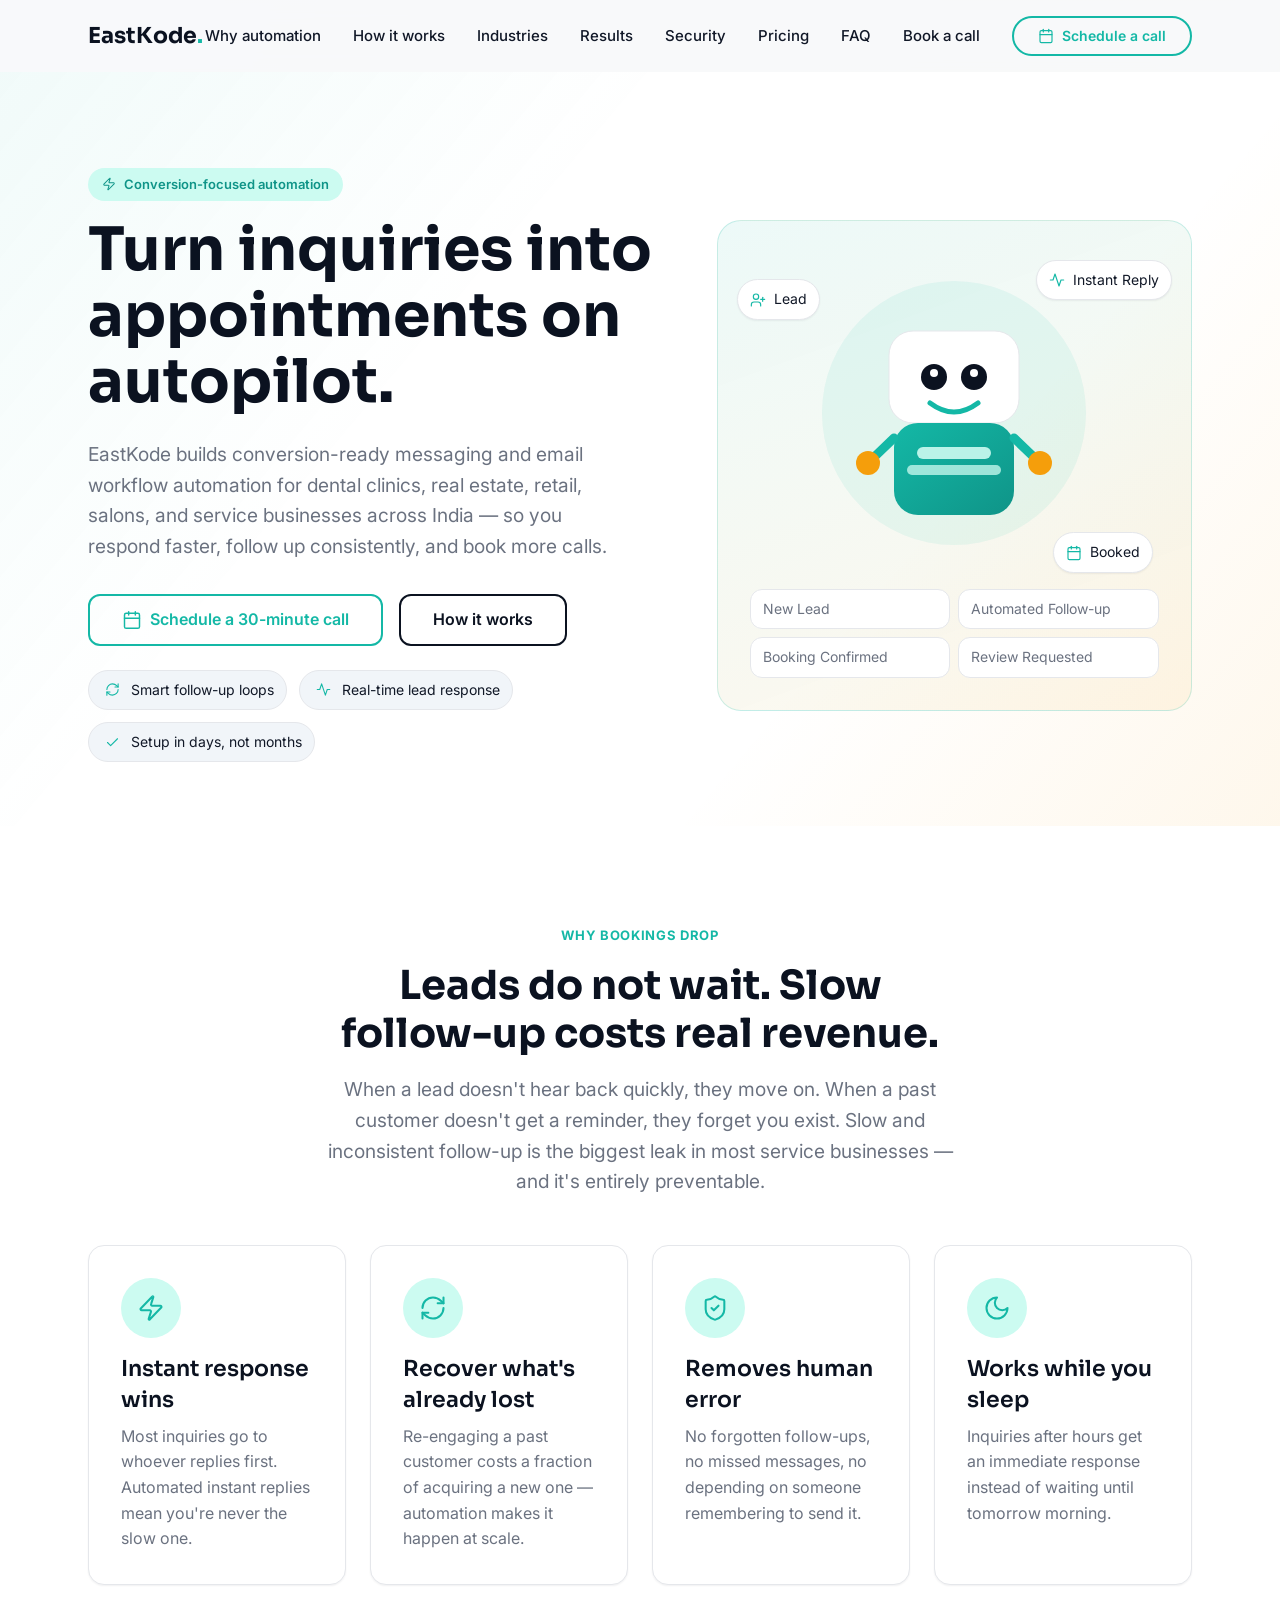
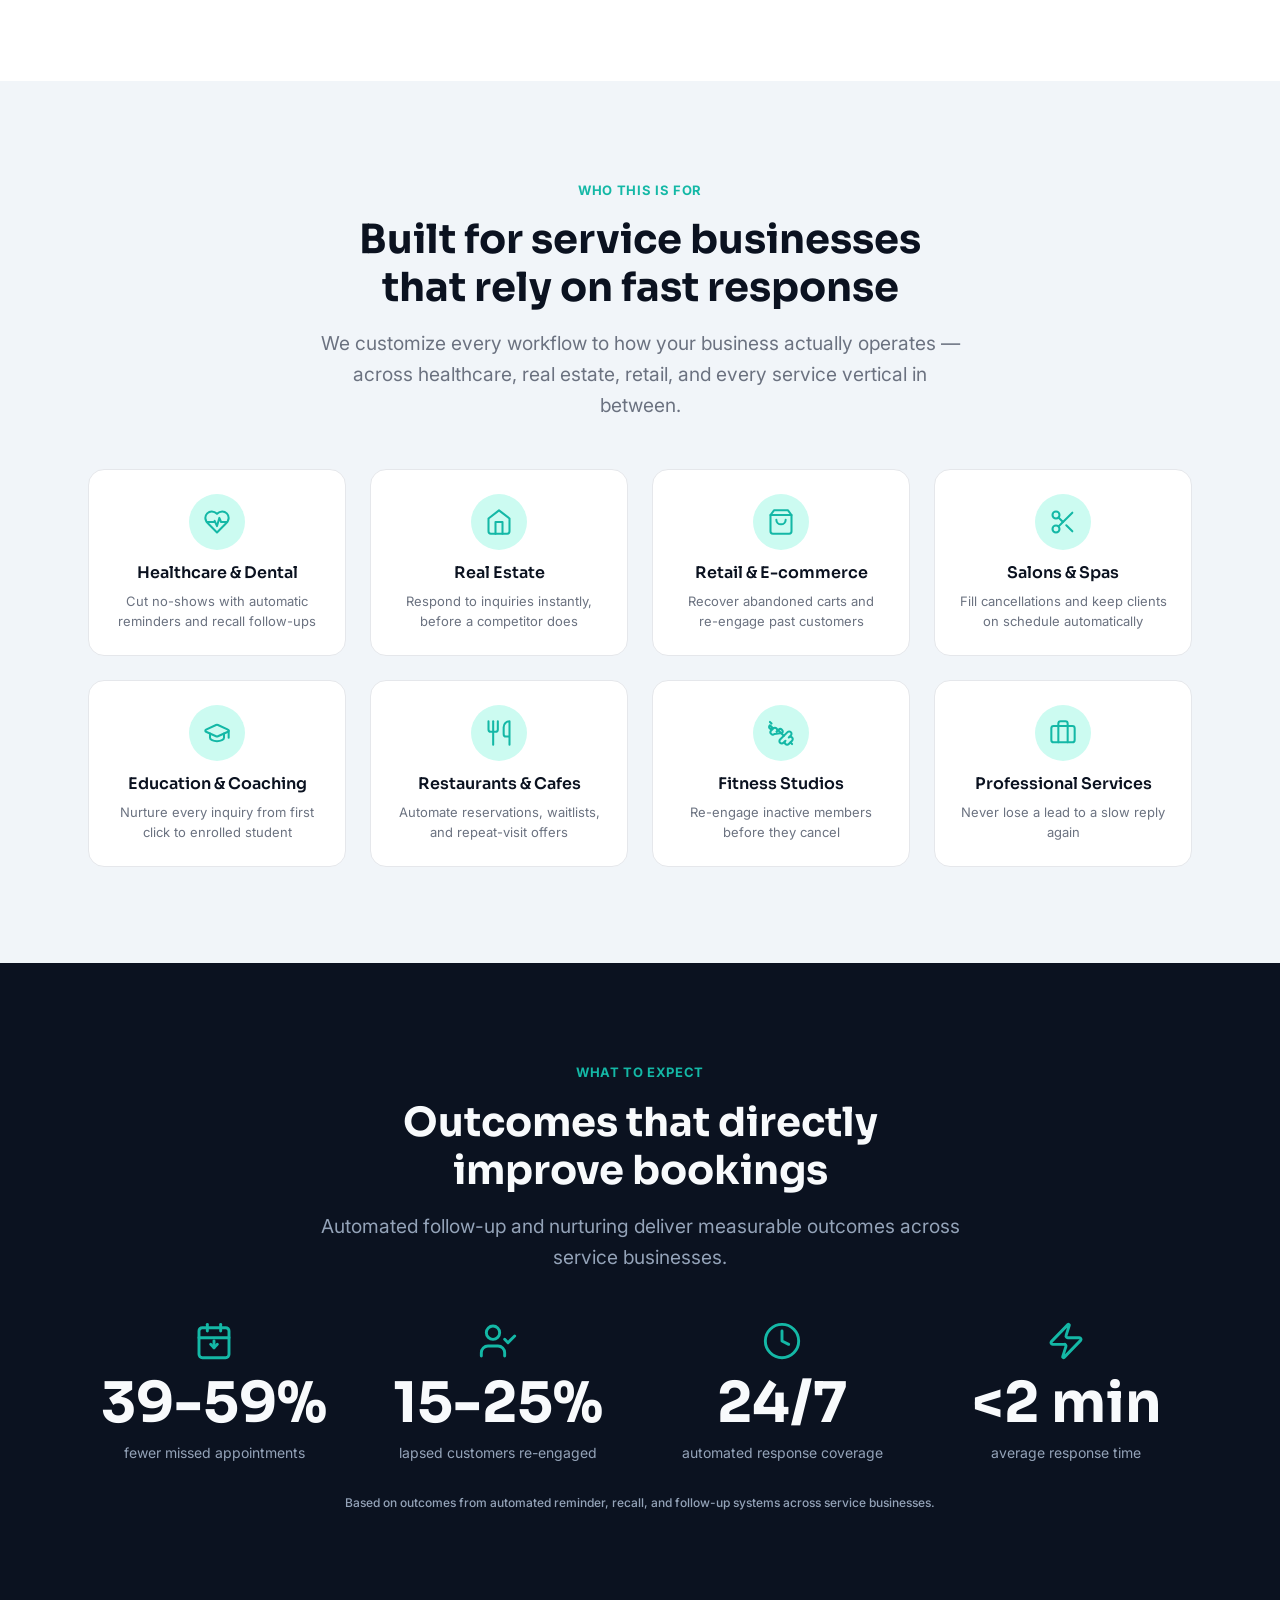
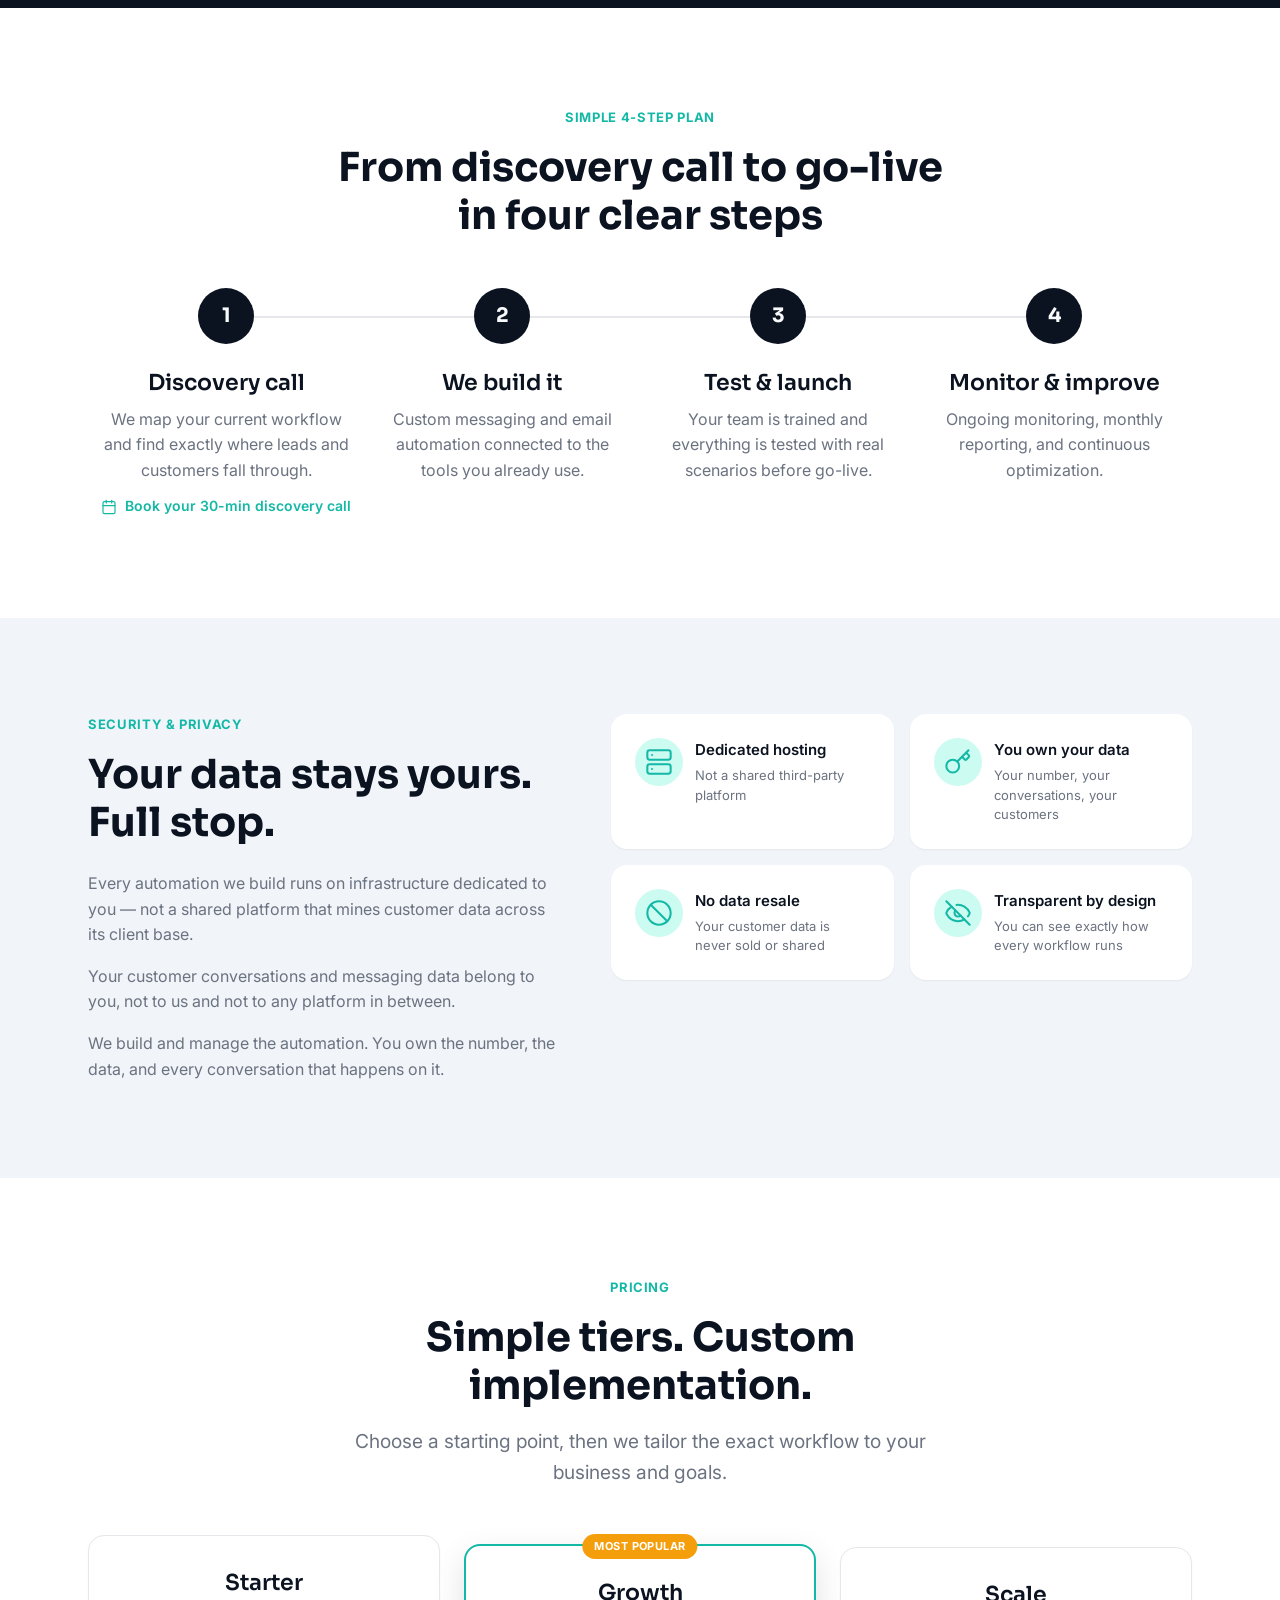
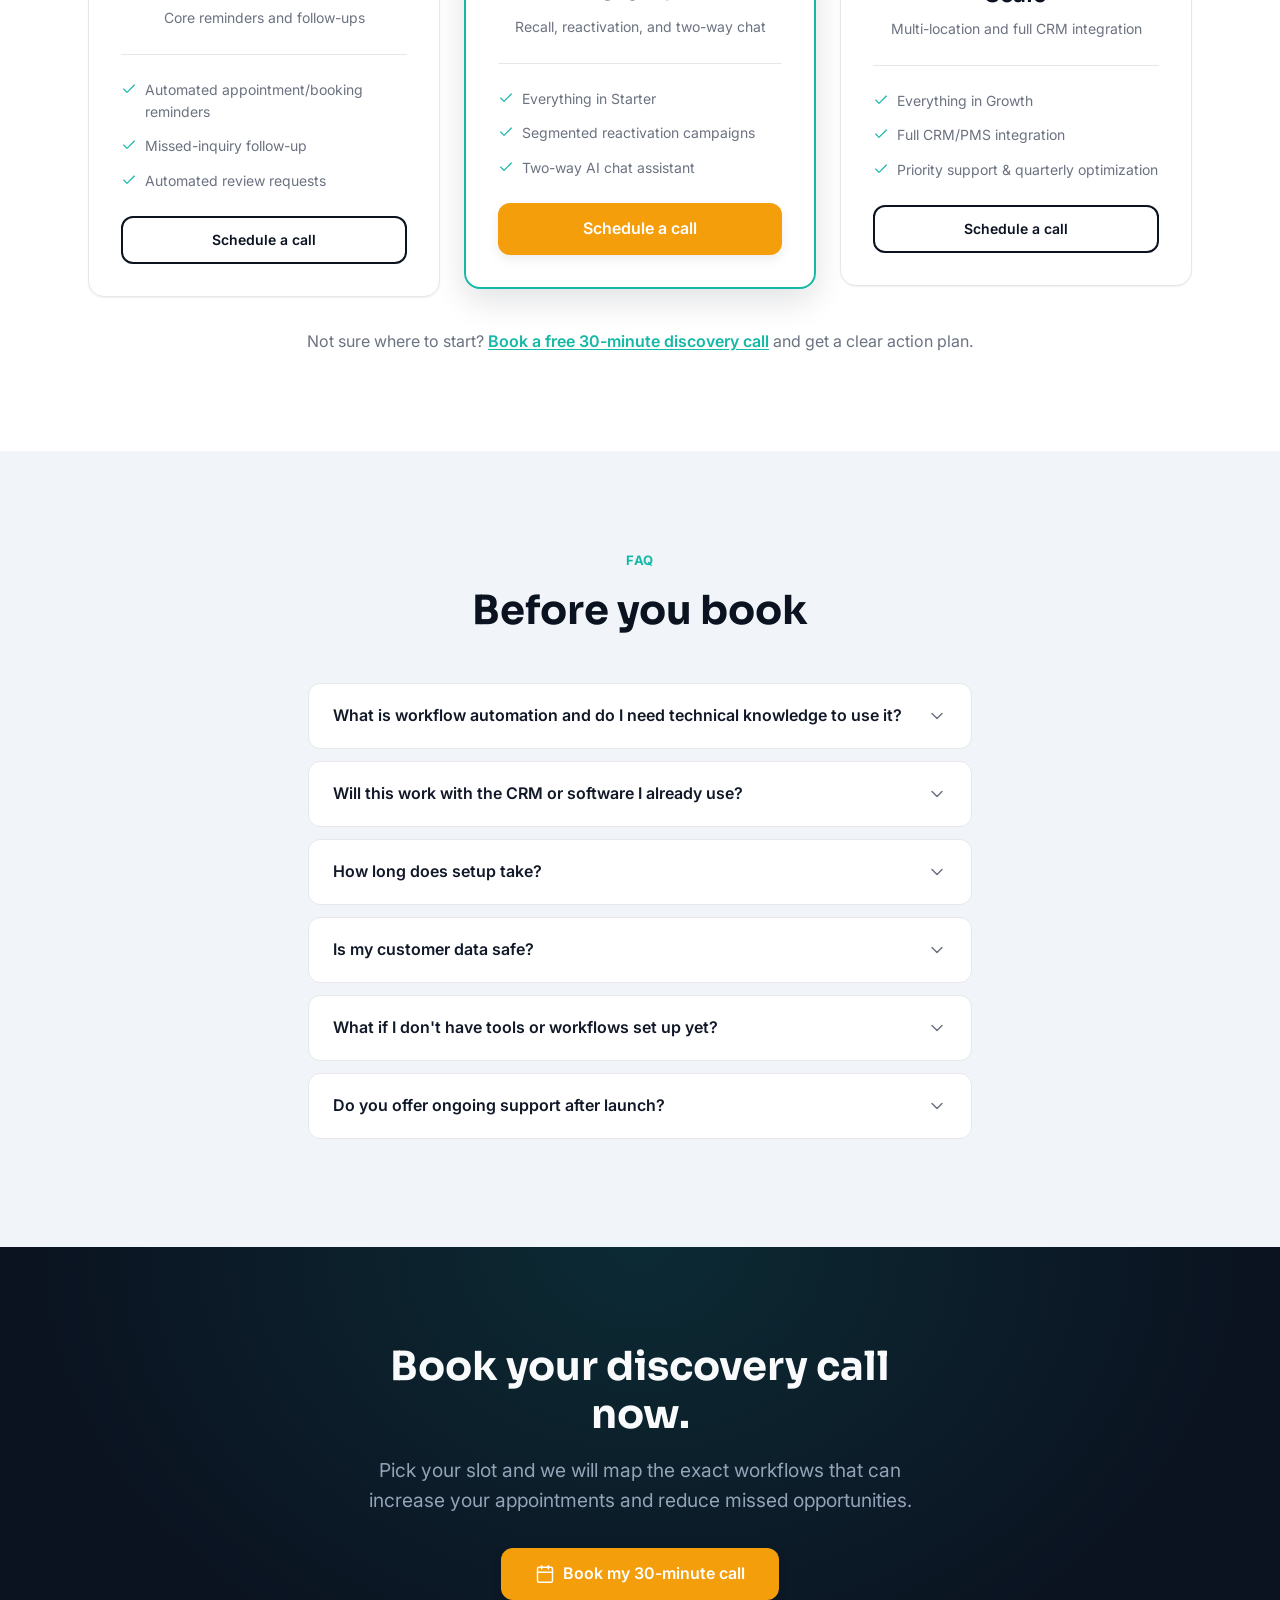
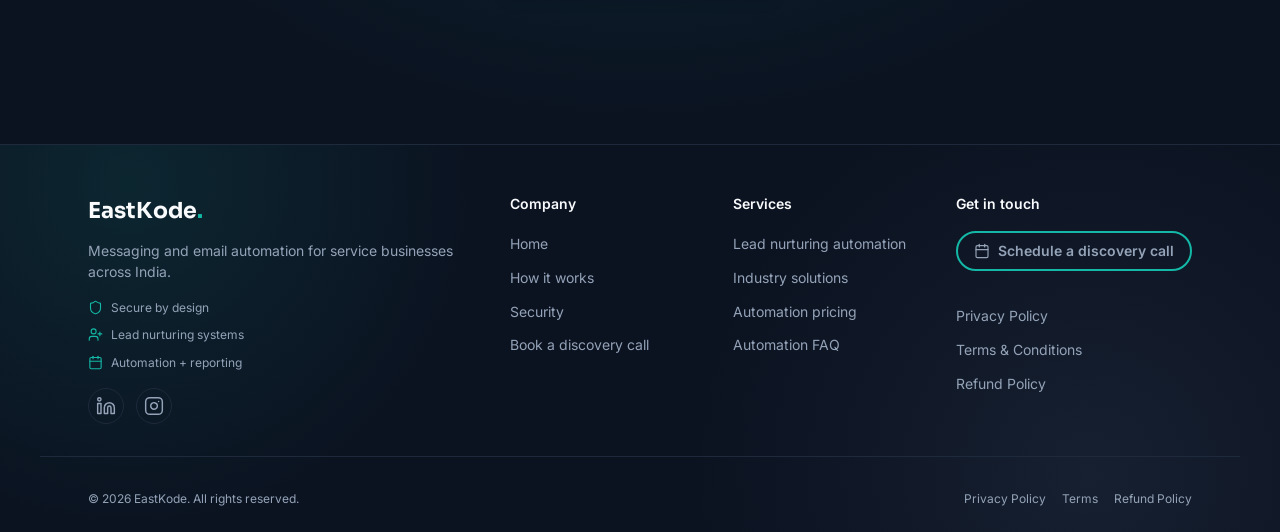
<file: index.html>
<!DOCTYPE html>
<html lang="en-IN">
<head>
  <meta charset="UTF-8">
  <meta name="viewport" content="width=device-width, initial-scale=1.0">

  <!-- Google Search Console -->
  <meta name="google-site-verification" content="vSnMiJgQC2Lutnkzy6Ar4fjG5qlOrO4nkB_lJFUH6pU">

  <!-- Google tag (gtag.js) -->
  <script async src="https://www.googletagmanager.com/gtag/js?id=G-KLFS5Y1CGX"></script>
  <script>
    window.dataLayer = window.dataLayer || [];
    function gtag(){dataLayer.push(arguments);}
    gtag('js', new Date());
    gtag('config', 'G-KLFS5Y1CGX');
  </script>

  <title>EastKode | Business Automation Agency India — Lead Nurturing &amp; Booking Automation</title>
  <meta name="description" content="EastKode is a business automation agency in India helping service businesses convert more leads with messaging &amp; email workflow automation, appointment reminders, and booking systems. Book a free 30-minute discovery call.">
  <meta name="keywords" content="business automation agency India, workflow automation for small business, lead nurturing automation, appointment reminder automation, email automation agency, CRM automation India, booking automation, no-show reduction automation, dental clinic automation, real estate lead automation, salon booking automation, EastKode">
  <meta name="robots" content="index, follow, max-image-preview:large, max-snippet:-1, max-video-preview:-1">
  <meta name="author" content="EastKode">
  <meta name="geo.region" content="IN">
  <meta name="geo.placename" content="India">
  <meta name="language" content="English">
  <link rel="canonical" href="https://eastkode.in/">
  <link rel="alternate" hreflang="en-IN" href="https://eastkode.in/">
  <link rel="alternate" hreflang="en" href="https://eastkode.in/">
  <link rel="alternate" hreflang="x-default" href="https://eastkode.in/">

  <meta property="og:title" content="EastKode | Business Automation Agency — Book More Appointments">
  <meta property="og:description" content="Convert more leads with messaging &amp; email workflow automation. Custom systems for clinics, real estate, salons, and service businesses across India.">
  <meta property="og:image" content="https://eastkode.in/assets/og-image.svg">
  <meta property="og:image:alt" content="EastKode — Communication and workflow automation for SMBs">
  <meta property="og:type" content="website">
  <meta property="og:url" content="https://eastkode.in/">
  <meta property="og:site_name" content="EastKode">
  <meta property="og:locale" content="en_IN">

  <meta name="twitter:card" content="summary_large_image">
  <meta name="twitter:title" content="EastKode | Business Automation Agency — Book More Appointments">
  <meta name="twitter:description" content="Convert more leads with messaging &amp; email workflow automation for service businesses in India.">
  <meta name="twitter:image" content="https://eastkode.in/assets/og-image.svg">
  <meta name="twitter:image:alt" content="EastKode — Communication and workflow automation for SMBs">

  <link rel="preconnect" href="https://fonts.googleapis.com">
  <link rel="preconnect" href="https://fonts.gstatic.com" crossorigin>
  <link rel="preconnect" href="https://assets.calendly.com">
  <link rel="dns-prefetch" href="https://www.googletagmanager.com">
  <link href="https://fonts.googleapis.com/css2?family=Inter:wght@400;500;600&family=Sora:wght@600;700&display=swap" rel="stylesheet">
  <link rel="stylesheet" href="css/style.css">

  <script type="application/ld+json">
  {
    "@context": "https://schema.org",
    "@type": "Organization",
    "@id": "https://eastkode.in/#organization",
    "name": "EastKode",
    "url": "https://eastkode.in",
    "logo": {
      "@type": "ImageObject",
      "url": "https://eastkode.in/assets/og-image.svg"
    },
    "description": "Business automation agency in India specializing in client communication, lead nurturing, and workflow automation for small and medium service businesses.",
    "email": "hello@eastkode.in",
    "areaServed": {
      "@type": "Country",
      "name": "India"
    },
    "sameAs": [
      "https://linkedin.com/company/eastkode",
      "https://instagram.com/eastkode"
    ]
  }
  </script>

  <script type="application/ld+json">
  {
    "@context": "https://schema.org",
    "@type": "WebSite",
    "@id": "https://eastkode.in/#website",
    "url": "https://eastkode.in",
    "name": "EastKode",
    "description": "Business automation agency helping service businesses book more appointments with messaging and email workflow automation.",
    "publisher": {
      "@id": "https://eastkode.in/#organization"
    },
    "inLanguage": "en-IN"
  }
  </script>

  <script type="application/ld+json">
  {
    "@context": "https://schema.org",
    "@type": "ProfessionalService",
    "@id": "https://eastkode.in/#service",
    "name": "EastKode — Client Communication & Workflow Automation",
    "serviceType": [
      "Business Process Automation",
      "Lead Nurturing Automation",
      "Email Workflow Automation",
      "Appointment Reminder Systems"
    ],
    "description": "Custom messaging and email automation workflows for small businesses in India. Reduce no-shows, recover missed inquiries, and convert more leads into booked appointments.",
    "provider": {
      "@id": "https://eastkode.in/#organization"
    },
    "url": "https://eastkode.in",
    "areaServed": [
      {
        "@type": "Country",
        "name": "India"
      },
      {
        "@type": "Place",
        "name": "Worldwide"
      }
    ],
    "offers": {
      "@type": "Offer",
      "url": "https://eastkode.in/#pricing",
      "description": "Starter, Growth, and Scale automation packages with custom quotes. Free 30-minute discovery call."
    }
  }
  </script>

  <script type="application/ld+json">
  {
    "@context": "https://schema.org",
    "@type": "FAQPage",
    "mainEntity": [
      {
        "@type": "Question",
        "name": "What is workflow automation and do I need technical knowledge to use it?",
        "acceptedAnswer": {
          "@type": "Answer",
          "text": "Workflow automation connects your tools so routine tasks — like following up with leads or sending appointment reminders — happen automatically. You don't need any technical knowledge. We build everything, train your team, and handle ongoing maintenance so you can focus on running your business."
        }
      },
      {
        "@type": "Question",
        "name": "Will this work with the CRM or software I already use?",
        "acceptedAnswer": {
          "@type": "Answer",
          "text": "Yes. We build automations that connect to the tools you already rely on — whether that's a CRM, booking system, spreadsheet, or email platform. We work with n8n and standard integrations so nothing gets replaced."
        }
      },
      {
        "@type": "Question",
        "name": "How long does setup take?",
        "acceptedAnswer": {
          "@type": "Answer",
          "text": "Most projects go live within 1–3 weeks depending on complexity. Simple setups with one or two workflows can be faster. We test everything with real scenarios before your team starts using it."
        }
      },
      {
        "@type": "Question",
        "name": "Is my customer data safe?",
        "acceptedAnswer": {
          "@type": "Answer",
          "text": "Yes. Your automation runs on dedicated, access-controlled infrastructure. Your customer data and conversations belong to you — not to us or any third-party platform. We never use your data to train AI models or sell it to data brokers."
        }
      },
      {
        "@type": "Question",
        "name": "What if I don't have tools or workflows set up yet?",
        "acceptedAnswer": {
          "@type": "Answer",
          "text": "No problem. We can guide you through selecting the right stack and connecting it to your automation workflows. It's a straightforward process and we'll handle the technical side."
        }
      },
      {
        "@type": "Question",
        "name": "Do you offer ongoing support after launch?",
        "acceptedAnswer": {
          "@type": "Answer",
          "text": "Yes. Every engagement includes monitoring and support after launch. We provide monthly reporting, troubleshoot issues as they come up, and continuously optimize your workflows as your business evolves."
        }
      }
    ]
  }
  </script>

  <meta name="theme-color" content="#0B1F33">
</head>
<body>
  <a href="#main-content" class="skip-link">Skip to main content</a>

  <header class="site-header" id="site-header">
    <div class="container header-inner">
      <a href="index.html" class="logo" aria-label="EastKode home — business automation agency">EastKode<span class="logo-dot">.</span></a>

      <button class="nav-toggle" id="nav-toggle" aria-label="Open navigation menu" aria-expanded="false" aria-controls="site-nav">
        <svg class="icon-menu" xmlns="http://www.w3.org/2000/svg" width="24" height="24" viewBox="0 0 24 24" fill="none" stroke="currentColor" stroke-width="1.75" stroke-linecap="round" stroke-linejoin="round" aria-hidden="true"><line x1="4" x2="20" y1="12" y2="12"/><line x1="4" x2="20" y1="6" y2="6"/><line x1="4" x2="20" y1="18" y2="18"/></svg>
        <svg class="icon-close" xmlns="http://www.w3.org/2000/svg" width="24" height="24" viewBox="0 0 24 24" fill="none" stroke="currentColor" stroke-width="1.75" stroke-linecap="round" stroke-linejoin="round" aria-hidden="true"><path d="M18 6 6 18"/><path d="m6 6 12 12"/></svg>
      </button>

      <nav class="site-nav" id="site-nav" aria-label="Main navigation" style="max-height: 0">
        <div class="mobile-nav-inner" id="mobile-nav-inner">
          <ul class="nav-list">
            <li><a href="#why-automation" class="nav-link">Why automation</a></li>
            <li><a href="#how-it-works" class="nav-link">How it works</a></li>
            <li><a href="#industries" class="nav-link">Industries</a></li>
            <li><a href="#metrics" class="nav-link">Results</a></li>
            <li><a href="#security" class="nav-link">Security</a></li>
            <li><a href="#pricing" class="nav-link">Pricing</a></li>
            <li><a href="#faq" class="nav-link">FAQ</a></li>
            <li><a href="#contact" class="nav-link">Book a call</a></li>
          </ul>
          <a href="https://calendly.com/manasranjanbisi/30min" class="btn btn--calendly-pill mobile-nav-calendly" data-calendly target="_blank" rel="noopener noreferrer">
            <svg xmlns="http://www.w3.org/2000/svg" viewBox="0 0 24 24" fill="none" stroke="currentColor" stroke-width="1.75" stroke-linecap="round" stroke-linejoin="round" aria-hidden="true"><path d="M8 2v4"/><path d="M16 2v4"/><rect width="18" height="18" x="3" y="4" rx="2"/><path d="M3 10h18"/></svg>
            Schedule a call
          </a>
          <a href="https://calendly.com/manasranjanbisi/30min" class="btn btn--calendly-pill header-calendly" data-calendly target="_blank" rel="noopener noreferrer">
            <svg xmlns="http://www.w3.org/2000/svg" viewBox="0 0 24 24" fill="none" stroke="currentColor" stroke-width="1.75" stroke-linecap="round" stroke-linejoin="round" aria-hidden="true"><path d="M8 2v4"/><path d="M16 2v4"/><rect width="18" height="18" x="3" y="4" rx="2"/><path d="M3 10h18"/></svg>
            Schedule a call
          </a>
        </div>
      </nav>
    </div>
  </header>

  <main id="main-content">
    <!-- HERO -->
    <section class="hero section--surface" aria-labelledby="hero-heading">
      <div class="container hero-grid">
        <div class="hero-content reveal">
          <span class="badge">
            <svg xmlns="http://www.w3.org/2000/svg" viewBox="0 0 24 24" fill="none" stroke="currentColor" stroke-width="1.75" stroke-linecap="round" stroke-linejoin="round" aria-hidden="true"><path d="M4 14a1 1 0 0 1-.78-1.63l9.9-10.2a.5.5 0 0 1 .86.46l-1.92 6.02A1 1 0 0 0 13 10h7a1 1 0 0 1 .78 1.63l-9.9 10.2a.5.5 0 0 1-.86-.46l1.92-6.02A1 1 0 0 0 11 14z"/></svg>
            Conversion-focused automation
          </span>
          <h1 id="hero-heading">Turn inquiries into appointments on autopilot.</h1>
          <p class="hero-sub">EastKode builds conversion-ready messaging and email workflow automation for dental clinics, real estate, retail, salons, and service businesses across India — so you respond faster, follow up consistently, and book more calls.</p>
          <div class="btn-row">
            <a href="https://calendly.com/manasranjanbisi/30min" class="btn btn--primary-outline" data-calendly target="_blank" rel="noopener noreferrer">
              <svg xmlns="http://www.w3.org/2000/svg" viewBox="0 0 24 24" fill="none" stroke="currentColor" stroke-width="1.75" stroke-linecap="round" stroke-linejoin="round" aria-hidden="true"><path d="M8 2v4"/><path d="M16 2v4"/><rect width="18" height="18" x="3" y="4" rx="2"/><path d="M3 10h18"/></svg>
              Schedule a 30-minute call
            </a>
            <a href="#how-it-works" class="btn btn--ghost-dark">How it works</a>
          </div>
          <div class="hero-highlights">
            <div class="hero-highlight">
              <span class="hero-highlight__icon" aria-hidden="true">
                <svg xmlns="http://www.w3.org/2000/svg" viewBox="0 0 24 24" fill="none" stroke="currentColor" stroke-width="1.75" stroke-linecap="round" stroke-linejoin="round"><path d="M3 12a9 9 0 0 1 9-9 9.75 9.75 0 0 1 6.74 2.74L21 8"/><path d="M21 3v5h-5"/><path d="M21 12a9 9 0 0 1-9 9 9.75 9.75 0 0 1-6.74-2.74L3 16"/><path d="M8 16H3v5"/></svg>
              </span>
              <span>Smart follow-up loops</span>
            </div>
            <div class="hero-highlight">
              <span class="hero-highlight__icon" aria-hidden="true">
                <svg xmlns="http://www.w3.org/2000/svg" viewBox="0 0 24 24" fill="none" stroke="currentColor" stroke-width="1.75" stroke-linecap="round" stroke-linejoin="round"><path d="M22 12h-4l-3 9L9 3 6 12H2"/></svg>
              </span>
              <span>Real-time lead response</span>
            </div>
            <div class="hero-highlight">
              <span class="hero-highlight__icon" aria-hidden="true">
                <svg xmlns="http://www.w3.org/2000/svg" viewBox="0 0 24 24" fill="none" stroke="currentColor" stroke-width="1.75" stroke-linecap="round" stroke-linejoin="round"><path d="M20 6 9 17l-5-5"/></svg>
              </span>
              <span>Setup in days, not months</span>
            </div>
          </div>
        </div>
        <div class="hero-visual reveal">
          <div class="hero-character-wrap" aria-hidden="true">
            <div class="hero-orbit hero-orbit--one">
              <svg xmlns="http://www.w3.org/2000/svg" viewBox="0 0 24 24" fill="none" stroke="currentColor" stroke-width="1.75" stroke-linecap="round" stroke-linejoin="round"><path d="M16 21v-2a4 4 0 0 0-4-4H6a4 4 0 0 0-4 4v2"/><circle cx="9" cy="7" r="4"/><line x1="19" x2="19" y1="8" y2="14"/><line x1="22" x2="16" y1="11" y2="11"/></svg>
              <span>Lead</span>
            </div>
            <div class="hero-orbit hero-orbit--two">
              <svg xmlns="http://www.w3.org/2000/svg" viewBox="0 0 24 24" fill="none" stroke="currentColor" stroke-width="1.75" stroke-linecap="round" stroke-linejoin="round"><path d="M22 12h-4l-3 9L9 3 6 12H2"/></svg>
              <span>Instant Reply</span>
            </div>
            <div class="hero-orbit hero-orbit--three">
              <svg xmlns="http://www.w3.org/2000/svg" viewBox="0 0 24 24" fill="none" stroke="currentColor" stroke-width="1.75" stroke-linecap="round" stroke-linejoin="round"><path d="M8 2v4"/><path d="M16 2v4"/><rect width="18" height="18" x="3" y="4" rx="2"/><path d="M3 10h18"/></svg>
              <span>Booked</span>
            </div>
            <svg class="hero-character" viewBox="0 0 320 320" role="img" aria-label="Animated automation assistant character">
              <defs>
                <linearGradient id="heroBody" x1="0%" y1="0%" x2="100%" y2="100%">
                  <stop offset="0%" stop-color="#14B8A6"/>
                  <stop offset="100%" stop-color="#0F9488"/>
                </linearGradient>
              </defs>
              <circle cx="160" cy="160" r="132" fill="rgba(20,184,166,0.08)"/>
              <rect x="95" y="78" width="130" height="92" rx="24" fill="#ffffff" stroke="#E5E7EB"/>
              <circle cx="140" cy="124" r="13" fill="#0B1220"/>
              <circle cx="180" cy="124" r="13" fill="#0B1220"/>
              <circle cx="140" cy="120" r="4" fill="#ffffff"/>
              <circle cx="180" cy="120" r="4" fill="#ffffff"/>
              <path d="M136 150 Q160 168 184 150" stroke="#14B8A6" stroke-width="5" fill="none" stroke-linecap="round"/>
              <rect x="100" y="170" width="120" height="92" rx="24" fill="url(#heroBody)"/>
              <rect x="123" y="194" width="74" height="12" rx="6" fill="#CCFBF1" opacity="0.9"/>
              <rect x="113" y="212" width="94" height="10" rx="5" fill="#CCFBF1" opacity="0.75"/>
              <path d="M100 185 L74 210" stroke="#14B8A6" stroke-width="9" stroke-linecap="round"/>
              <path d="M220 185 L246 210" stroke="#14B8A6" stroke-width="9" stroke-linecap="round"/>
              <circle cx="74" cy="210" r="12" fill="#F59E0B"/>
              <circle cx="246" cy="210" r="12" fill="#F59E0B"/>
            </svg>
            <div class="hero-flow">
              <span>New Lead</span>
              <span>Automated Follow-up</span>
              <span>Booking Confirmed</span>
              <span>Review Requested</span>
            </div>
          </div>
        </div>
      </div>
    </section>

    <!-- WHY AUTOMATION -->
    <section class="section section--surface" id="why-automation" aria-labelledby="why-heading">
      <div class="container">
        <header class="section-header reveal">
          <span class="eyebrow">WHY BOOKINGS DROP</span>
          <h2 id="why-heading">Leads do not wait. Slow follow-up costs real revenue.</h2>
          <p>When a lead doesn't hear back quickly, they move on. When a past customer doesn't get a reminder, they forget you exist. Slow and inconsistent follow-up is the biggest leak in most service businesses — and it's entirely preventable.</p>
        </header>
        <div class="card-grid card-grid--4" data-reveal-grid>
          <article class="card reveal">
            <div class="icon-circle icon-circle--lg" aria-hidden="true">
              <svg xmlns="http://www.w3.org/2000/svg" viewBox="0 0 24 24" fill="none" stroke="currentColor" stroke-width="1.75" stroke-linecap="round" stroke-linejoin="round"><path d="M4 14a1 1 0 0 1-.78-1.63l9.9-10.2a.5.5 0 0 1 .86.46l-1.92 6.02A1 1 0 0 0 13 10h7a1 1 0 0 1 .78 1.63l-9.9 10.2a.5.5 0 0 1-.86-.46l1.92-6.02A1 1 0 0 0 11 14z"/></svg>
            </div>
            <h4>Instant response wins</h4>
            <p>Most inquiries go to whoever replies first. Automated instant replies mean you're never the slow one.</p>
          </article>
          <article class="card reveal">
            <div class="icon-circle icon-circle--lg" aria-hidden="true">
              <svg xmlns="http://www.w3.org/2000/svg" viewBox="0 0 24 24" fill="none" stroke="currentColor" stroke-width="1.75" stroke-linecap="round" stroke-linejoin="round"><path d="M3 12a9 9 0 0 1 9-9 9.75 9.75 0 0 1 6.74 2.74L21 8"/><path d="M21 3v5h-5"/><path d="M21 12a9 9 0 0 1-9 9 9.75 9.75 0 0 1-6.74-2.74L3 16"/><path d="M8 16H3v5"/></svg>
            </div>
            <h4>Recover what's already lost</h4>
            <p>Re-engaging a past customer costs a fraction of acquiring a new one — automation makes it happen at scale.</p>
          </article>
          <article class="card reveal">
            <div class="icon-circle icon-circle--lg" aria-hidden="true">
              <svg xmlns="http://www.w3.org/2000/svg" viewBox="0 0 24 24" fill="none" stroke="currentColor" stroke-width="1.75" stroke-linecap="round" stroke-linejoin="round"><path d="M20 13c0 5-3.5 7.5-7.66 8.95a1 1 0 0 1-.67-.01C7.5 20.5 4 18 4 13V6a1 1 0 0 1 1-1c2 0 4.5-1.2 6.24-2.72a1.17 1.17 0 0 1 1.52 0C14.51 3.81 17 5 19 5a1 1 0 0 1 1 1z"/><path d="m9 12 2 2 4-4"/></svg>
            </div>
            <h4>Removes human error</h4>
            <p>No forgotten follow-ups, no missed messages, no depending on someone remembering to send it.</p>
          </article>
          <article class="card reveal">
            <div class="icon-circle icon-circle--lg" aria-hidden="true">
              <svg xmlns="http://www.w3.org/2000/svg" viewBox="0 0 24 24" fill="none" stroke="currentColor" stroke-width="1.75" stroke-linecap="round" stroke-linejoin="round"><path d="M12 3a6 6 0 0 0 9 9 9 9 0 1 1-9-9Z"/></svg>
            </div>
            <h4>Works while you sleep</h4>
            <p>Inquiries after hours get an immediate response instead of waiting until tomorrow morning.</p>
          </article>
        </div>
      </div>
    </section>

    <!-- INDUSTRIES -->
    <section class="section section--surface-alt" id="industries" aria-labelledby="industries-heading">
      <div class="container">
        <header class="section-header reveal">
          <span class="eyebrow">WHO THIS IS FOR</span>
          <h2 id="industries-heading">Built for service businesses that rely on fast response</h2>
          <p>We customize every workflow to how your business actually operates — across healthcare, real estate, retail, and every service vertical in between.</p>
        </header>
        <div class="industry-grid" data-reveal-grid>
          <article class="industry-card reveal">
            <div class="icon-circle icon-circle--md" aria-hidden="true"><svg xmlns="http://www.w3.org/2000/svg" viewBox="0 0 24 24" fill="none" stroke="currentColor" stroke-width="1.75" stroke-linecap="round" stroke-linejoin="round"><path d="M19 14c1.49-1.46 3-3.21 3-5.5A5.5 5.5 0 0 0 16.5 3c-1.76 0-3 .5-4.5 2-1.5-1.5-2.74-2-4.5-2A5.5 5.5 0 0 0 2 8.5c0 2.3 1.5 4.05 3 5.5l7 7Z"/><path d="M3.22 12H9.5l.5-1 2 4.5 2-7 1.5 3.5h5.27"/></svg></div>
            <h4>Healthcare &amp; Dental</h4>
            <p>Cut no-shows with automatic reminders and recall follow-ups</p>
          </article>
          <article class="industry-card reveal">
            <div class="icon-circle icon-circle--md" aria-hidden="true"><svg xmlns="http://www.w3.org/2000/svg" viewBox="0 0 24 24" fill="none" stroke="currentColor" stroke-width="1.75" stroke-linecap="round" stroke-linejoin="round"><path d="m3 9 9-7 9 7v11a2 2 0 0 1-2 2H5a2 2 0 0 1-2-2z"/><polyline points="9 22 9 12 15 12 15 22"/></svg></div>
            <h4>Real Estate</h4>
            <p>Respond to inquiries instantly, before a competitor does</p>
          </article>
          <article class="industry-card reveal">
            <div class="icon-circle icon-circle--md" aria-hidden="true"><svg xmlns="http://www.w3.org/2000/svg" viewBox="0 0 24 24" fill="none" stroke="currentColor" stroke-width="1.75" stroke-linecap="round" stroke-linejoin="round"><path d="M6 2 3 6v14a2 2 0 0 0 2 2h14a2 2 0 0 0 2-2V6l-3-4Z"/><path d="M3 6h18"/><path d="M16 10a4 4 0 0 1-8 0"/></svg></div>
            <h4>Retail &amp; E-commerce</h4>
            <p>Recover abandoned carts and re-engage past customers</p>
          </article>
          <article class="industry-card reveal">
            <div class="icon-circle icon-circle--md" aria-hidden="true"><svg xmlns="http://www.w3.org/2000/svg" viewBox="0 0 24 24" fill="none" stroke="currentColor" stroke-width="1.75" stroke-linecap="round" stroke-linejoin="round"><circle cx="6" cy="6" r="3"/><path d="M8.12 8.12 12 12"/><path d="M20 4 8.12 15.88"/><circle cx="6" cy="18" r="3"/><path d="M14.8 14.8 20 20"/></svg></div>
            <h4>Salons &amp; Spas</h4>
            <p>Fill cancellations and keep clients on schedule automatically</p>
          </article>
          <article class="industry-card reveal">
            <div class="icon-circle icon-circle--md" aria-hidden="true"><svg xmlns="http://www.w3.org/2000/svg" viewBox="0 0 24 24" fill="none" stroke="currentColor" stroke-width="1.75" stroke-linecap="round" stroke-linejoin="round"><path d="M21.42 10.922a1 1 0 0 0-.019-1.838L12.83 5.18a2 2 0 0 0-1.66 0L2.6 9.08a1 1 0 0 0 0 1.832l8.57 3.908a2 2 0 0 0 1.66 0z"/><path d="M22 10v6"/><path d="M6 12.5V16a6 3 0 0 0 12 0v-3.5"/></svg></div>
            <h4>Education &amp; Coaching</h4>
            <p>Nurture every inquiry from first click to enrolled student</p>
          </article>
          <article class="industry-card reveal">
            <div class="icon-circle icon-circle--md" aria-hidden="true"><svg xmlns="http://www.w3.org/2000/svg" viewBox="0 0 24 24" fill="none" stroke="currentColor" stroke-width="1.75" stroke-linecap="round" stroke-linejoin="round"><path d="M3 2v7c0 1.1.9 2 2 2h4a2 2 0 0 0 2-2V2"/><path d="M7 2v20"/><path d="M21 15V2v0a5 5 0 0 0-5 5v6c0 1.1.9 2 2 2h3Zm0 0v7"/></svg></div>
            <h4>Restaurants &amp; Cafes</h4>
            <p>Automate reservations, waitlists, and repeat-visit offers</p>
          </article>
          <article class="industry-card reveal">
            <div class="icon-circle icon-circle--md" aria-hidden="true"><svg xmlns="http://www.w3.org/2000/svg" viewBox="0 0 24 24" fill="none" stroke="currentColor" stroke-width="1.75" stroke-linecap="round" stroke-linejoin="round"><path d="M14.4 14.4 9.6 9.6"/><path d="M18.657 21.485a2 2 0 1 1-2.829-2.828l-1.767 1.768a2 2 0 1 1-2.829-2.829l6.364-6.364a2 2 0 1 1 2.829 2.829l-1.768 1.767a2 2 0 1 1 2.828 2.829z"/><path d="m21.5 21.5-1.4-1.4"/><path d="M3.9 3.9 2.5 2.5"/><path d="M6.404 12.768a2 2 0 1 1-2.83-2.829l1.768-1.767a2 2 0 1 1-2.828-2.829l2.828 2.828a2 2 0 1 1 2.829 2.828l1.767-1.768a2 2 0 1 1 2.829 2.829z"/></svg></div>
            <h4>Fitness Studios</h4>
            <p>Re-engage inactive members before they cancel</p>
          </article>
          <article class="industry-card reveal">
            <div class="icon-circle icon-circle--md" aria-hidden="true"><svg xmlns="http://www.w3.org/2000/svg" viewBox="0 0 24 24" fill="none" stroke="currentColor" stroke-width="1.75" stroke-linecap="round" stroke-linejoin="round"><path d="M16 20V4a2 2 0 0 0-2-2h-4a2 2 0 0 0-2 2v16"/><rect width="20" height="14" x="2" y="6" rx="2"/></svg></div>
            <h4>Professional Services</h4>
            <p>Never lose a lead to a slow reply again</p>
          </article>
        </div>
      </div>
    </section>

    <!-- METRICS -->
    <section class="section section--dark" id="metrics" aria-labelledby="metrics-heading">
      <div class="container">
        <header class="section-header reveal">
          <span class="eyebrow">WHAT TO EXPECT</span>
          <h2 id="metrics-heading">Outcomes that directly improve bookings</h2>
          <p>Automated follow-up and nurturing deliver measurable outcomes across service businesses.</p>
        </header>
        <div class="metrics-grid">
          <div class="metric reveal">
            <div class="icon-lg" aria-hidden="true"><svg xmlns="http://www.w3.org/2000/svg" viewBox="0 0 24 24" fill="none" stroke="currentColor" stroke-width="1.75" stroke-linecap="round" stroke-linejoin="round"><path d="M8 2v4"/><path d="M16 2v4"/><rect width="18" height="18" x="3" y="4" rx="2"/><path d="M3 10h18"/><path d="m14 14-2 2-2-2"/><path d="M12 16v-4"/></svg></div>
            <p class="metric-value" data-counter="40-60" data-suffix="%">0%</p>
            <p class="metric-label">fewer missed appointments</p>
          </div>
          <div class="metric reveal">
            <div class="icon-lg" aria-hidden="true"><svg xmlns="http://www.w3.org/2000/svg" viewBox="0 0 24 24" fill="none" stroke="currentColor" stroke-width="1.75" stroke-linecap="round" stroke-linejoin="round"><path d="M16 21v-2a4 4 0 0 0-4-4H6a4 4 0 0 0-4 4v2"/><circle cx="9" cy="7" r="4"/><polyline points="16 11 18 13 22 9"/></svg></div>
            <p class="metric-value" data-counter="15-25" data-suffix="%">0%</p>
            <p class="metric-label">lapsed customers re-engaged</p>
          </div>
          <div class="metric reveal">
            <div class="icon-lg" aria-hidden="true"><svg xmlns="http://www.w3.org/2000/svg" viewBox="0 0 24 24" fill="none" stroke="currentColor" stroke-width="1.75" stroke-linecap="round" stroke-linejoin="round"><circle cx="12" cy="12" r="10"/><polyline points="12 6 12 12 16 14"/></svg></div>
            <p class="metric-value" data-counter="24/7" data-static="true">24/7</p>
            <p class="metric-label">automated response coverage</p>
          </div>
          <div class="metric reveal">
            <div class="icon-lg" aria-hidden="true"><svg xmlns="http://www.w3.org/2000/svg" viewBox="0 0 24 24" fill="none" stroke="currentColor" stroke-width="1.75" stroke-linecap="round" stroke-linejoin="round"><path d="M4 14a1 1 0 0 1-.78-1.63l9.9-10.2a.5.5 0 0 1 .86.46l-1.92 6.02A1 1 0 0 0 13 10h7a1 1 0 0 1 .78 1.63l-9.9 10.2a.5.5 0 0 1-.86-.46l1.92-6.02A1 1 0 0 0 11 14z"/></svg></div>
            <p class="metric-value" data-counter="2" data-prefix="&lt;" data-suffix=" min">0 min</p>
            <p class="metric-label">average response time</p>
          </div>
        </div>
        <p class="metrics-caption">Based on outcomes from automated reminder, recall, and follow-up systems across service businesses.</p>
      </div>
    </section>

    <!-- HOW IT WORKS -->
    <section class="section section--surface" id="how-it-works" aria-labelledby="process-heading">
      <div class="container">
        <header class="section-header reveal">
          <span class="eyebrow">SIMPLE 4-STEP PLAN</span>
          <h2 id="process-heading">From discovery call to go-live in four clear steps</h2>
        </header>
        <ol class="process-steps">
          <li class="process-step reveal">
            <span class="process-number" aria-hidden="true">1</span>
            <div class="process-content">
              <h4>Discovery call</h4>
              <p>We map your current workflow and find exactly where leads and customers fall through.</p>
              <a href="https://calendly.com/manasranjanbisi/30min" class="process-cta" data-calendly target="_blank" rel="noopener noreferrer">
                <svg xmlns="http://www.w3.org/2000/svg" viewBox="0 0 24 24" fill="none" stroke="currentColor" stroke-width="1.75" stroke-linecap="round" stroke-linejoin="round" aria-hidden="true"><path d="M8 2v4"/><path d="M16 2v4"/><rect width="18" height="18" x="3" y="4" rx="2"/><path d="M3 10h18"/></svg>
                Book your 30-min discovery call
              </a>
            </div>
          </li>
          <li class="process-step reveal">
            <span class="process-number" aria-hidden="true">2</span>
            <div class="process-content">
              <h4>We build it</h4>
              <p>Custom messaging and email automation connected to the tools you already use.</p>
            </div>
          </li>
          <li class="process-step reveal">
            <span class="process-number" aria-hidden="true">3</span>
            <div class="process-content">
              <h4>Test &amp; launch</h4>
              <p>Your team is trained and everything is tested with real scenarios before go-live.</p>
            </div>
          </li>
          <li class="process-step reveal">
            <span class="process-number" aria-hidden="true">4</span>
            <div class="process-content">
              <h4>Monitor &amp; improve</h4>
              <p>Ongoing monitoring, monthly reporting, and continuous optimization.</p>
            </div>
          </li>
        </ol>
      </div>
    </section>

    <!-- SECURITY -->
    <section class="section section--surface-alt" id="security" aria-labelledby="security-heading">
      <div class="container">
        <div class="security-grid">
          <div class="security-copy reveal">
            <span class="eyebrow">SECURITY &amp; PRIVACY</span>
            <h2 id="security-heading">Your data stays yours. Full stop.</h2>
            <p>Every automation we build runs on infrastructure dedicated to you — not a shared platform that mines customer data across its client base.</p>
            <p>Your customer conversations and messaging data belong to you, not to us and not to any platform in between.</p>
            <p>We build and manage the automation. You own the number, the data, and every conversation that happens on it.</p>
            <!-- PLACEHOLDER: add certification badges here once obtained -->
          </div>
          <div class="trust-grid" data-reveal-grid>
            <article class="trust-badge reveal">
              <div class="icon-circle icon-circle--sm" aria-hidden="true"><svg xmlns="http://www.w3.org/2000/svg" viewBox="0 0 24 24" fill="none" stroke="currentColor" stroke-width="1.75" stroke-linecap="round" stroke-linejoin="round"><rect width="20" height="8" x="2" y="2" rx="2"/><rect width="20" height="8" x="2" y="14" rx="2"/><line x1="6" x2="6.01" y1="6" y2="6"/><line x1="6" x2="6.01" y1="18" y2="18"/></svg></div>
              <div><h5>Dedicated hosting</h5><p>Not a shared third-party platform</p></div>
            </article>
            <article class="trust-badge reveal">
              <div class="icon-circle icon-circle--sm" aria-hidden="true"><svg xmlns="http://www.w3.org/2000/svg" viewBox="0 0 24 24" fill="none" stroke="currentColor" stroke-width="1.75" stroke-linecap="round" stroke-linejoin="round"><path d="m15.5 7.5 2.3 2.3a1 1 0 0 0 1.4 0l2.1-2.1a1 1 0 0 0 0-1.4L19 4"/><path d="m21 2-9.6 9.6"/><circle cx="7.5" cy="15.5" r="5.5"/></svg></div>
              <div><h5>You own your data</h5><p>Your number, your conversations, your customers</p></div>
            </article>
            <article class="trust-badge reveal">
              <div class="icon-circle icon-circle--sm" aria-hidden="true"><svg xmlns="http://www.w3.org/2000/svg" viewBox="0 0 24 24" fill="none" stroke="currentColor" stroke-width="1.75" stroke-linecap="round" stroke-linejoin="round"><circle cx="12" cy="12" r="10"/><path d="m4.9 4.9 14.2 14.2"/></svg></div>
              <div><h5>No data resale</h5><p>Your customer data is never sold or shared</p></div>
            </article>
            <article class="trust-badge reveal">
              <div class="icon-circle icon-circle--sm" aria-hidden="true"><svg xmlns="http://www.w3.org/2000/svg" viewBox="0 0 24 24" fill="none" stroke="currentColor" stroke-width="1.75" stroke-linecap="round" stroke-linejoin="round"><path d="M10.733 5.076a10.744 10.744 0 0 1 11.205 6.575 1 1 0 0 1 0 .696 10.747 10.747 0 0 1-1.444 2.49"/><path d="M14.084 14.158a3 3 0 0 1-4.242-4.242"/><path d="M17.479 17.499a10.75 10.75 0 0 1-15.417-5.151 1 1 0 0 1 0-.696 10.75 10.75 0 0 1 4.446-5.143"/><path d="m2 2 20 20"/></svg></div>
              <div><h5>Transparent by design</h5><p>You can see exactly how every workflow runs</p></div>
            </article>
          </div>
        </div>
      </div>
    </section>

    <!-- PRICING -->
    <section class="section section--surface" id="pricing" aria-labelledby="pricing-heading">
      <div class="container">
        <header class="section-header reveal">
          <span class="eyebrow">PRICING</span>
          <h2 id="pricing-heading">Simple tiers. Custom implementation.</h2>
          <p>Choose a starting point, then we tailor the exact workflow to your business and goals.</p>
        </header>
        <div class="pricing-grid" data-reveal-grid>
          <article class="pricing-card reveal">
            <h4>Starter</h4>
            <p class="pricing-desc">Core reminders and follow-ups</p>
            <div class="pricing-divider"></div>
            <ul class="pricing-features">
              <li><svg xmlns="http://www.w3.org/2000/svg" viewBox="0 0 24 24" fill="none" stroke="currentColor" stroke-width="1.75" stroke-linecap="round" stroke-linejoin="round" aria-hidden="true"><path d="M20 6 9 17l-5-5"/></svg>Automated appointment/booking reminders</li>
              <li><svg xmlns="http://www.w3.org/2000/svg" viewBox="0 0 24 24" fill="none" stroke="currentColor" stroke-width="1.75" stroke-linecap="round" stroke-linejoin="round" aria-hidden="true"><path d="M20 6 9 17l-5-5"/></svg>Missed-inquiry follow-up</li>
              <li><svg xmlns="http://www.w3.org/2000/svg" viewBox="0 0 24 24" fill="none" stroke="currentColor" stroke-width="1.75" stroke-linecap="round" stroke-linejoin="round" aria-hidden="true"><path d="M20 6 9 17l-5-5"/></svg>Automated review requests</li>
            </ul>
            <a href="https://calendly.com/manasranjanbisi/30min" class="btn btn--outline-dark" data-calendly target="_blank" rel="noopener noreferrer">Schedule a call</a>
          </article>
          <article class="pricing-card pricing-card--featured reveal">
            <span class="pricing-badge">MOST POPULAR</span>
            <h4>Growth</h4>
            <p class="pricing-desc">Recall, reactivation, and two-way chat</p>
            <div class="pricing-divider"></div>
            <ul class="pricing-features">
              <li><svg xmlns="http://www.w3.org/2000/svg" viewBox="0 0 24 24" fill="none" stroke="currentColor" stroke-width="1.75" stroke-linecap="round" stroke-linejoin="round" aria-hidden="true"><path d="M20 6 9 17l-5-5"/></svg>Everything in Starter</li>
              <li><svg xmlns="http://www.w3.org/2000/svg" viewBox="0 0 24 24" fill="none" stroke="currentColor" stroke-width="1.75" stroke-linecap="round" stroke-linejoin="round" aria-hidden="true"><path d="M20 6 9 17l-5-5"/></svg>Segmented reactivation campaigns</li>
              <li><svg xmlns="http://www.w3.org/2000/svg" viewBox="0 0 24 24" fill="none" stroke="currentColor" stroke-width="1.75" stroke-linecap="round" stroke-linejoin="round" aria-hidden="true"><path d="M20 6 9 17l-5-5"/></svg>Two-way AI chat assistant</li>
            </ul>
            <a href="https://calendly.com/manasranjanbisi/30min" class="btn btn--primary-accent btn--block" data-calendly target="_blank" rel="noopener noreferrer">Schedule a call</a>
          </article>
          <article class="pricing-card reveal">
            <h4>Scale</h4>
            <p class="pricing-desc">Multi-location and full CRM integration</p>
            <div class="pricing-divider"></div>
            <ul class="pricing-features">
              <li><svg xmlns="http://www.w3.org/2000/svg" viewBox="0 0 24 24" fill="none" stroke="currentColor" stroke-width="1.75" stroke-linecap="round" stroke-linejoin="round" aria-hidden="true"><path d="M20 6 9 17l-5-5"/></svg>Everything in Growth</li>
              <li><svg xmlns="http://www.w3.org/2000/svg" viewBox="0 0 24 24" fill="none" stroke="currentColor" stroke-width="1.75" stroke-linecap="round" stroke-linejoin="round" aria-hidden="true"><path d="M20 6 9 17l-5-5"/></svg>Full CRM/PMS integration</li>
              <li><svg xmlns="http://www.w3.org/2000/svg" viewBox="0 0 24 24" fill="none" stroke="currentColor" stroke-width="1.75" stroke-linecap="round" stroke-linejoin="round" aria-hidden="true"><path d="M20 6 9 17l-5-5"/></svg>Priority support &amp; quarterly optimization</li>
            </ul>
            <a href="https://calendly.com/manasranjanbisi/30min" class="btn btn--outline-dark" data-calendly target="_blank" rel="noopener noreferrer">Schedule a call</a>
          </article>
        </div>
        <p class="pricing-note reveal">Not sure where to start? <a href="https://calendly.com/manasranjanbisi/30min" data-calendly target="_blank" rel="noopener noreferrer">Book a free 30-minute discovery call</a> and get a clear action plan.</p>
      </div>
    </section>

    <!-- FAQ -->
    <section class="section section--surface-alt" id="faq" aria-labelledby="faq-heading">
      <div class="container container--narrow">
        <header class="section-header reveal">
          <span class="eyebrow">FAQ</span>
          <h2 id="faq-heading">Before you book</h2>
        </header>
        <div class="faq-list">
          <div class="faq-item">
            <button class="faq-question" id="faq-q1" aria-expanded="false" aria-controls="faq-a1">
              What is workflow automation and do I need technical knowledge to use it?
              <svg class="faq-chevron" xmlns="http://www.w3.org/2000/svg" viewBox="0 0 24 24" fill="none" stroke="currentColor" stroke-width="1.75" stroke-linecap="round" stroke-linejoin="round" aria-hidden="true"><path d="m6 9 6 6 6-6"/></svg>
            </button>
            <div class="faq-answer" id="faq-a1" role="region" aria-labelledby="faq-q1">
              <p>Workflow automation connects your tools so routine tasks — like following up with leads or sending appointment reminders — happen automatically. You don't need any technical knowledge. We build everything, train your team, and handle ongoing maintenance so you can focus on running your business.</p>
            </div>
          </div>
          <div class="faq-item">
            <button class="faq-question" id="faq-q2" aria-expanded="false" aria-controls="faq-a2">
              Will this work with the CRM or software I already use?
              <svg class="faq-chevron" xmlns="http://www.w3.org/2000/svg" viewBox="0 0 24 24" fill="none" stroke="currentColor" stroke-width="1.75" stroke-linecap="round" stroke-linejoin="round" aria-hidden="true"><path d="m6 9 6 6 6-6"/></svg>
            </button>
            <div class="faq-answer" id="faq-a2" role="region" aria-labelledby="faq-q2">
              <p>Yes. We build automations that connect to the tools you already rely on — whether that's a CRM, booking system, spreadsheet, or email platform. We work with n8n and standard integrations so nothing gets replaced.</p>
            </div>
          </div>
          <div class="faq-item">
            <button class="faq-question" id="faq-q3" aria-expanded="false" aria-controls="faq-a3">
              How long does setup take?
              <svg class="faq-chevron" xmlns="http://www.w3.org/2000/svg" viewBox="0 0 24 24" fill="none" stroke="currentColor" stroke-width="1.75" stroke-linecap="round" stroke-linejoin="round" aria-hidden="true"><path d="m6 9 6 6 6-6"/></svg>
            </button>
            <div class="faq-answer" id="faq-a3" role="region" aria-labelledby="faq-q3">
              <p>Most projects go live within 1–3 weeks depending on complexity. Simple setups with one or two workflows can be faster. We test everything with real scenarios before your team starts using it.</p>
            </div>
          </div>
          <div class="faq-item">
            <button class="faq-question" id="faq-q4" aria-expanded="false" aria-controls="faq-a4">
              Is my customer data safe?
              <svg class="faq-chevron" xmlns="http://www.w3.org/2000/svg" viewBox="0 0 24 24" fill="none" stroke="currentColor" stroke-width="1.75" stroke-linecap="round" stroke-linejoin="round" aria-hidden="true"><path d="m6 9 6 6 6-6"/></svg>
            </button>
            <div class="faq-answer" id="faq-a4" role="region" aria-labelledby="faq-q4">
              <p>Yes. Your automation runs on dedicated, access-controlled infrastructure. Your customer data and conversations belong to you — not to us or any third-party platform. We never use your data to train AI models or sell it to data brokers.</p>
            </div>
          </div>
          <div class="faq-item">
            <button class="faq-question" id="faq-q5" aria-expanded="false" aria-controls="faq-a5">
              What if I don't have tools or workflows set up yet?
              <svg class="faq-chevron" xmlns="http://www.w3.org/2000/svg" viewBox="0 0 24 24" fill="none" stroke="currentColor" stroke-width="1.75" stroke-linecap="round" stroke-linejoin="round" aria-hidden="true"><path d="m6 9 6 6 6-6"/></svg>
            </button>
            <div class="faq-answer" id="faq-a5" role="region" aria-labelledby="faq-q5">
              <p>No problem. We can guide you through selecting the right stack and connecting it to your automation workflows. It's a straightforward process and we'll handle the technical side.</p>
            </div>
          </div>
          <div class="faq-item">
            <button class="faq-question" id="faq-q6" aria-expanded="false" aria-controls="faq-a6">
              Do you offer ongoing support after launch?
              <svg class="faq-chevron" xmlns="http://www.w3.org/2000/svg" viewBox="0 0 24 24" fill="none" stroke="currentColor" stroke-width="1.75" stroke-linecap="round" stroke-linejoin="round" aria-hidden="true"><path d="m6 9 6 6 6-6"/></svg>
            </button>
            <div class="faq-answer" id="faq-a6" role="region" aria-labelledby="faq-q6">
              <p>Yes. Every engagement includes monitoring and support after launch. We provide monthly reporting, troubleshoot issues as they come up, and continuously optimize your workflows as your business evolves.</p>
            </div>
          </div>
        </div>
      </div>
    </section>

    <!-- FINAL CTA -->
    <section class="section section--cta" id="contact" aria-labelledby="cta-heading">
      <div class="container">
        <div class="cta-inner reveal">
          <h2 id="cta-heading">Book your discovery call now.</h2>
          <p>Pick your slot and we will map the exact workflows that can increase your appointments and reduce missed opportunities.</p>
          <div class="btn-row">
            <a href="https://calendly.com/manasranjanbisi/30min" class="btn btn--primary-accent" data-calendly target="_blank" rel="noopener noreferrer">
              <svg xmlns="http://www.w3.org/2000/svg" viewBox="0 0 24 24" fill="none" stroke="currentColor" stroke-width="1.75" stroke-linecap="round" stroke-linejoin="round" aria-hidden="true"><path d="M8 2v4"/><path d="M16 2v4"/><rect width="18" height="18" x="3" y="4" rx="2"/><path d="M3 10h18"/></svg>
              Book my 30-minute call
            </a>
          </div>
        </div>
      </div>
    </section>
  </main>

  <footer class="site-footer">
    <div class="container footer-grid">
      <div class="footer-brand">
        <a href="index.html" class="logo" aria-label="EastKode home">EastKode<span class="logo-dot">.</span></a>
        <p class="footer-tagline">Messaging and email automation for service businesses across India.</p>
        <div class="footer-trust">
          <div class="footer-trust-item">
            <svg xmlns="http://www.w3.org/2000/svg" viewBox="0 0 24 24" fill="none" stroke="currentColor" stroke-width="1.75" stroke-linecap="round" stroke-linejoin="round" aria-hidden="true"><path d="M20 13c0 5-3.5 7.5-7.66 8.95a1 1 0 0 1-.67-.01C7.5 20.5 4 18 4 13V6a1 1 0 0 1 1-1c2 0 4.5-1.2 6.24-2.72a1.17 1.17 0 0 1 1.52 0C14.51 3.81 17 5 19 5a1 1 0 0 1 1 1z"/></svg>
            <span>Secure by design</span>
          </div>
          <div class="footer-trust-item">
            <svg xmlns="http://www.w3.org/2000/svg" viewBox="0 0 24 24" fill="none" stroke="currentColor" stroke-width="1.75" stroke-linecap="round" stroke-linejoin="round" aria-hidden="true"><path d="M16 21v-2a4 4 0 0 0-4-4H6a4 4 0 0 0-4 4v2"/><circle cx="9" cy="7" r="4"/><line x1="19" x2="19" y1="8" y2="14"/><line x1="22" x2="16" y1="11" y2="11"/></svg>
            <span>Lead nurturing systems</span>
          </div>
          <div class="footer-trust-item">
            <svg xmlns="http://www.w3.org/2000/svg" viewBox="0 0 24 24" fill="none" stroke="currentColor" stroke-width="1.75" stroke-linecap="round" stroke-linejoin="round" aria-hidden="true"><path d="M8 2v4"/><path d="M16 2v4"/><rect width="18" height="18" x="3" y="4" rx="2"/><path d="M3 10h18"/></svg>
            <span>Automation + reporting</span>
          </div>
        </div>
        <div class="footer-social">
          <a href="https://linkedin.com/company/eastkode" target="_blank" rel="noopener noreferrer" aria-label="EastKode on LinkedIn"><svg xmlns="http://www.w3.org/2000/svg" viewBox="0 0 24 24" fill="none" stroke="currentColor" stroke-width="1.75" stroke-linecap="round" stroke-linejoin="round" aria-hidden="true"><path d="M16 8a6 6 0 0 1 6 6v7h-4v-7a2 2 0 0 0-2-2 2 2 0 0 0-2 2v7h-4v-7a6 6 0 0 1 6-6z"/><rect width="4" height="12" x="2" y="9"/><circle cx="4" cy="4" r="2"/></svg></a>
          <a href="https://instagram.com/eastkode" target="_blank" rel="noopener noreferrer" aria-label="EastKode on Instagram"><svg xmlns="http://www.w3.org/2000/svg" viewBox="0 0 24 24" fill="none" stroke="currentColor" stroke-width="1.75" stroke-linecap="round" stroke-linejoin="round" aria-hidden="true"><rect width="20" height="20" x="2" y="2" rx="5" ry="5"/><path d="M16 11.37A4 4 0 1 1 12.63 8 4 4 0 0 1 16 11.37z"/><line x1="17.5" x2="17.51" y1="6.5" y2="6.5"/></svg></a>
        </div>
      </div>
      <div class="footer-col">
        <h5>Company</h5>
        <ul>
          <li><a href="index.html">Home</a></li>
          <li><a href="index.html#how-it-works">How it works</a></li>
          <li><a href="index.html#security">Security</a></li>
          <li><a href="index.html#contact">Book a discovery call</a></li>
        </ul>
      </div>
      <div class="footer-col">
        <h5>Services</h5>
        <ul>
          <li><a href="index.html#why-automation">Lead nurturing automation</a></li>
          <li><a href="index.html#industries">Industry solutions</a></li>
          <li><a href="index.html#pricing">Automation pricing</a></li>
          <li><a href="index.html#faq">Automation FAQ</a></li>
        </ul>
      </div>
      <div class="footer-col">
        <h5>Get in touch</h5>
        <a href="https://calendly.com/manasranjanbisi/30min" class="btn btn--calendly-pill footer-contact-btn" data-calendly target="_blank" rel="noopener noreferrer">
          <svg xmlns="http://www.w3.org/2000/svg" viewBox="0 0 24 24" fill="none" stroke="currentColor" stroke-width="1.75" stroke-linecap="round" stroke-linejoin="round" aria-hidden="true"><path d="M8 2v4"/><path d="M16 2v4"/><rect width="18" height="18" x="3" y="4" rx="2"/><path d="M3 10h18"/></svg>
          Schedule a discovery call
        </a>
        <ul class="footer-legal-links">
          <li><a href="privacy-policy.html">Privacy Policy</a></li>
          <li><a href="terms-and-conditions.html">Terms &amp; Conditions</a></li>
          <li><a href="refund-policy.html">Refund Policy</a></li>
        </ul>
      </div>
    </div>
    <div class="container footer-bottom">
      <p>&copy; <span id="footer-year"></span> EastKode. All rights reserved.</p>
      <div class="footer-legal">
        <a href="privacy-policy.html">Privacy Policy</a>
        <a href="terms-and-conditions.html">Terms</a>
        <a href="refund-policy.html">Refund Policy</a>
      </div>
    </div>
  </footer>

  <script src="https://assets.calendly.com/assets/external/widget.js" async></script>
  <script src="js/main.js" defer></script>

  <!--
  FINAL QA CHECKLIST
  - [ ] Every button has default/hover/focus-visible/active states styled, none relying on browser defaults
  - [ ] Every icon is from Lucide, sized to one of the 3 defined icon sizes, colored per spec
  - [ ] Every section's spacing uses only the defined --space- tokens, no arbitrary pixel values
  - [ ] All copy specified above is present verbatim (no "lorem ipsum" placeholders left anywhere except the explicitly marked PLACEHOLDER comments)
  - [ ] Site is navigable and fully readable with keyboard only (Tab through every interactive element)
  - [ ] prefers-reduced-motion is respected
  - [ ] All images/icons have descriptive alt text or aria-labels
  - [ ] Mobile menu, accordion, calendly links, and counters all function correctly with vanilla JS only, no console errors
  - [ ] Lighthouse (or equivalent) mobile score target: Performance ≥90, Accessibility ≥95, SEO ≥95
  -->
</body>
</html>
</file>
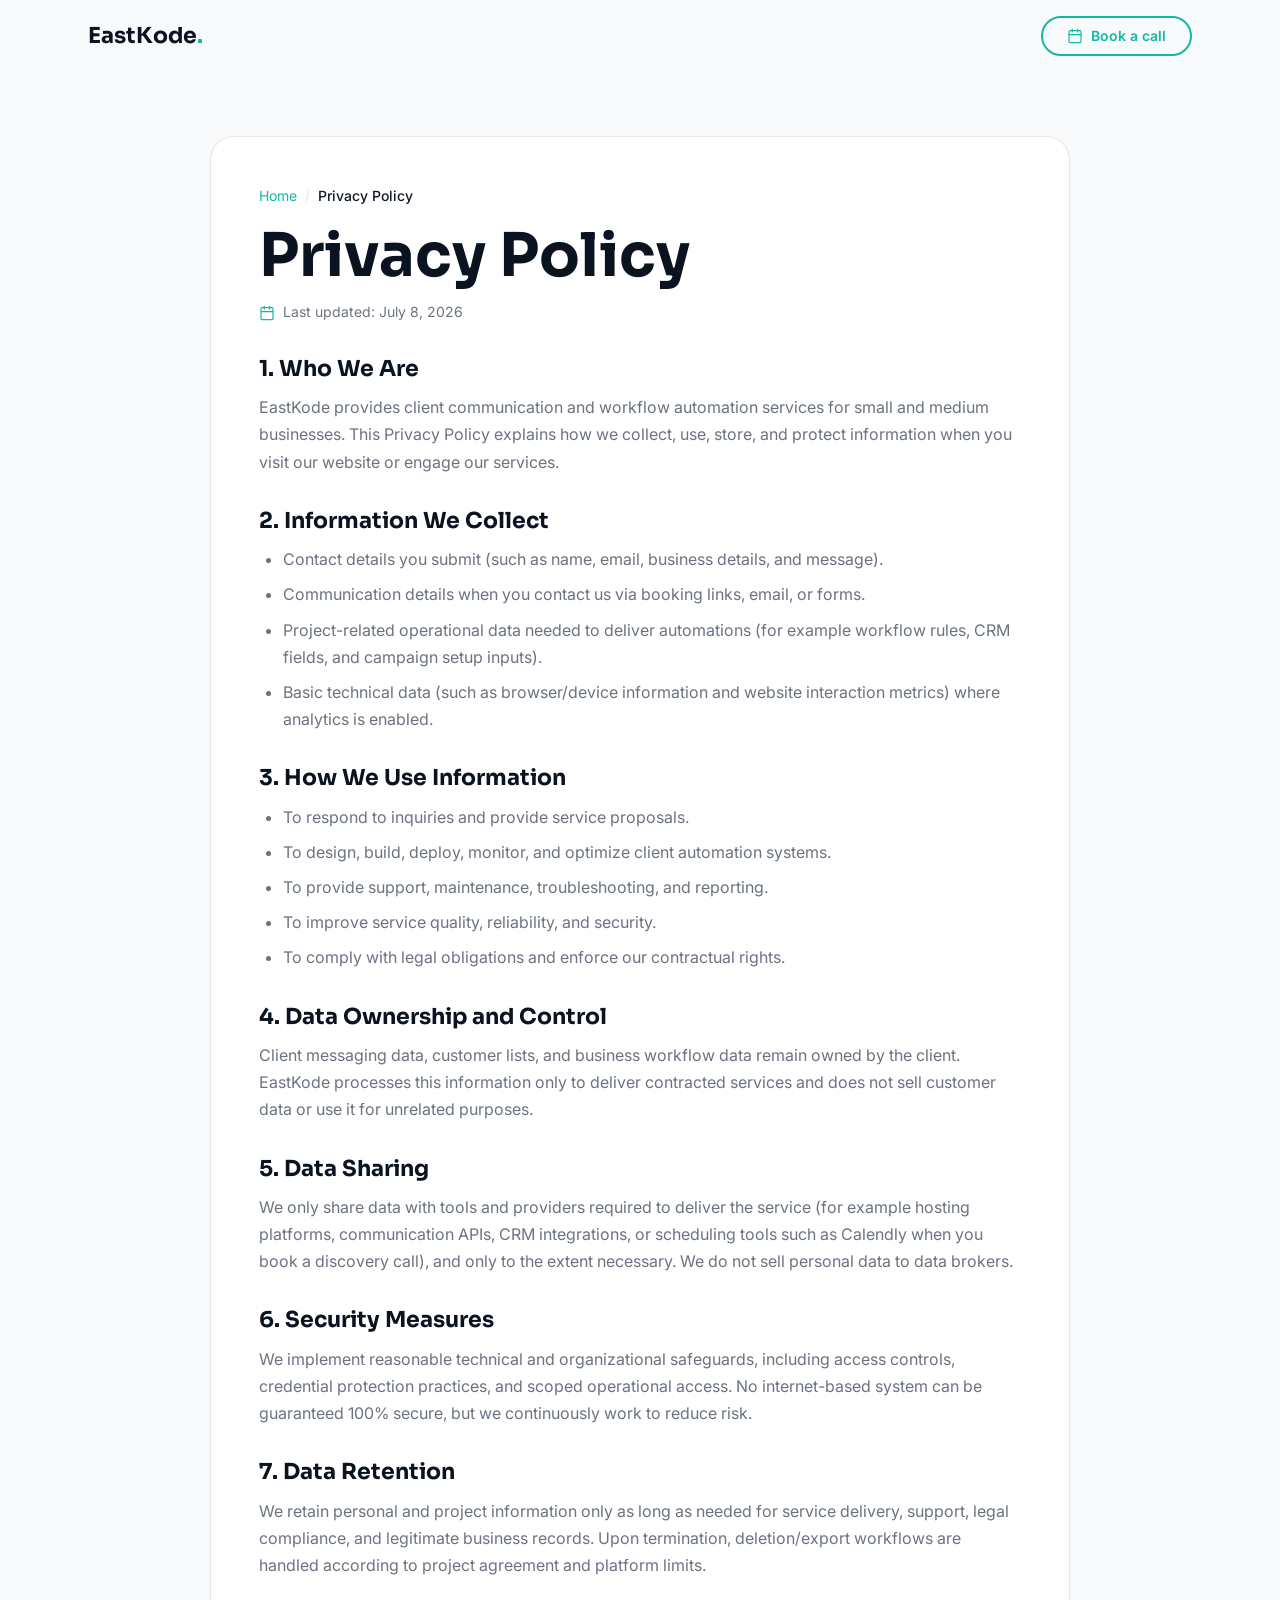
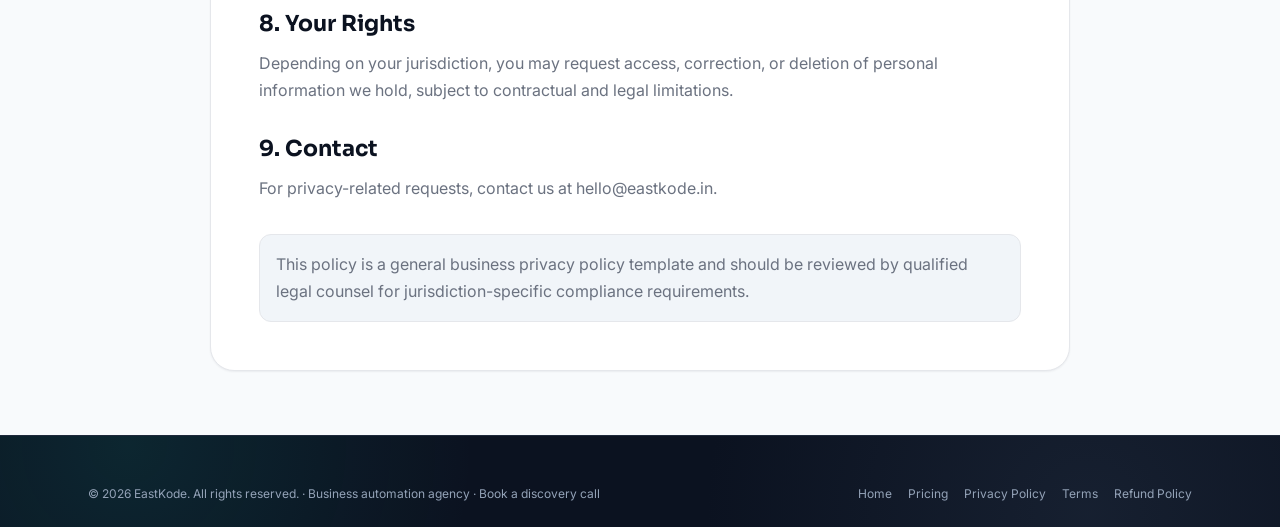
<file: privacy-policy.html>
<!DOCTYPE html>
<html lang="en-IN">
<head>
  <meta charset="UTF-8">
  <meta name="viewport" content="width=device-width, initial-scale=1.0">

  <!-- Google Search Console -->
  <meta name="google-site-verification" content="vSnMiJgQC2Lutnkzy6Ar4fjG5qlOrO4nkB_lJFUH6pU">

  <!-- Google tag (gtag.js) -->
  <script async src="https://www.googletagmanager.com/gtag/js?id=G-KLFS5Y1CGX"></script>
  <script>
    window.dataLayer = window.dataLayer || [];
    function gtag(){dataLayer.push(arguments);}
    gtag('js', new Date());
    gtag('config', 'G-KLFS5Y1CGX');
  </script>

  <title>Privacy Policy | EastKode Business Automation Agency</title>
  <meta name="description" content="Read how EastKode collects, uses, and protects personal and business data when you use our website or workflow automation services in India.">
  <meta name="robots" content="index, follow">
  <meta name="author" content="EastKode">
  <link rel="canonical" href="https://eastkode.in/privacy-policy.html">
  <link rel="alternate" hreflang="en-IN" href="https://eastkode.in/privacy-policy.html">
  <link rel="alternate" hreflang="en" href="https://eastkode.in/privacy-policy.html">
  <link rel="alternate" hreflang="x-default" href="https://eastkode.in/">
  <meta property="og:title" content="Privacy Policy | EastKode">
  <meta property="og:description" content="Read how EastKode collects, uses, and protects personal and business data when you use our website or workflow automation services in India.">
  <meta property="og:type" content="website">
  <meta property="og:url" content="https://eastkode.in/privacy-policy.html">
  <meta property="og:site_name" content="EastKode">
  <meta property="og:locale" content="en_IN">
  <meta name="theme-color" content="#0B1F33">
  <link rel="preconnect" href="https://fonts.googleapis.com">
  <link rel="preconnect" href="https://fonts.gstatic.com" crossorigin>
  <link href="https://fonts.googleapis.com/css2?family=Inter:wght@400;500;600&family=Sora:wght@600;700&display=swap" rel="stylesheet">
  <link rel="stylesheet" href="css/style.css">

  <script type="application/ld+json">
  {
    "@context": "https://schema.org",
    "@type": "BreadcrumbList",
    "itemListElement": [
      {
        "@type": "ListItem",
        "position": 1,
        "name": "Home",
        "item": "https://eastkode.in/"
      },
      {
        "@type": "ListItem",
        "position": 2,
        "name": "Privacy Policy",
        "item": "https://eastkode.in/privacy-policy.html"
      }
    ]
  }
  </script>
</head>
<body class="legal-page">
  <header class="site-header scrolled" id="site-header">
    <div class="container header-inner">
      <a href="index.html" class="logo" aria-label="EastKode home">EastKode<span class="logo-dot">.</span></a>
      <a href="https://calendly.com/manasranjanbisi/30min" class="btn btn--calendly-pill" data-calendly target="_blank" rel="noopener noreferrer">
        <svg xmlns="http://www.w3.org/2000/svg" viewBox="0 0 24 24" fill="none" stroke="currentColor" stroke-width="1.75" stroke-linecap="round" stroke-linejoin="round" aria-hidden="true"><path d="M8 2v4"/><path d="M16 2v4"/><rect width="18" height="18" x="3" y="4" rx="2"/><path d="M3 10h18"/></svg>
        Book a call
      </a>
    </div>
  </header>

  <main class="legal-main">
    <article class="legal-card">
      <nav class="legal-breadcrumb" aria-label="Breadcrumb">
        <ol>
          <li><a href="index.html">Home</a></li>
          <li aria-current="page">Privacy Policy</li>
        </ol>
      </nav>
      <h1>Privacy Policy</h1>
      <p class="legal-meta">
        <svg xmlns="http://www.w3.org/2000/svg" viewBox="0 0 24 24" fill="none" stroke="currentColor" stroke-width="1.75" stroke-linecap="round" stroke-linejoin="round" aria-hidden="true"><path d="M8 2v4"/><path d="M16 2v4"/><rect width="18" height="18" x="3" y="4" rx="2"/><path d="M3 10h18"/></svg>
        Last updated: July 8, 2026
      </p>

      <section class="legal-section">
        <h2>1. Who We Are</h2>
        <p>EastKode provides client communication and workflow automation services for small and medium businesses. This Privacy Policy explains how we collect, use, store, and protect information when you visit our website or engage our services.</p>
      </section>

      <section class="legal-section">
        <h2>2. Information We Collect</h2>
        <ul>
          <li>Contact details you submit (such as name, email, business details, and message).</li>
          <li>Communication details when you contact us via booking links, email, or forms.</li>
          <li>Project-related operational data needed to deliver automations (for example workflow rules, CRM fields, and campaign setup inputs).</li>
          <li>Basic technical data (such as browser/device information and website interaction metrics) where analytics is enabled.</li>
        </ul>
      </section>

      <section class="legal-section">
        <h2>3. How We Use Information</h2>
        <ul>
          <li>To respond to inquiries and provide service proposals.</li>
          <li>To design, build, deploy, monitor, and optimize client automation systems.</li>
          <li>To provide support, maintenance, troubleshooting, and reporting.</li>
          <li>To improve service quality, reliability, and security.</li>
          <li>To comply with legal obligations and enforce our contractual rights.</li>
        </ul>
      </section>

      <section class="legal-section">
        <h2>4. Data Ownership and Control</h2>
        <p>Client messaging data, customer lists, and business workflow data remain owned by the client. EastKode processes this information only to deliver contracted services and does not sell customer data or use it for unrelated purposes.</p>
      </section>

      <section class="legal-section">
        <h2>5. Data Sharing</h2>
        <p>We only share data with tools and providers required to deliver the service (for example hosting platforms, communication APIs, CRM integrations, or scheduling tools such as <a href="https://calendly.com/privacy" target="_blank" rel="noopener noreferrer">Calendly</a> when you book a discovery call), and only to the extent necessary. We do not sell personal data to data brokers.</p>
      </section>

      <section class="legal-section">
        <h2>6. Security Measures</h2>
        <p>We implement reasonable technical and organizational safeguards, including access controls, credential protection practices, and scoped operational access. No internet-based system can be guaranteed 100% secure, but we continuously work to reduce risk.</p>
      </section>

      <section class="legal-section">
        <h2>7. Data Retention</h2>
        <p>We retain personal and project information only as long as needed for service delivery, support, legal compliance, and legitimate business records. Upon termination, deletion/export workflows are handled according to project agreement and platform limits.</p>
      </section>

      <section class="legal-section">
        <h2>8. Your Rights</h2>
        <p>Depending on your jurisdiction, you may request access, correction, or deletion of personal information we hold, subject to contractual and legal limitations.</p>
      </section>

      <section class="legal-section">
        <h2>9. Contact</h2>
        <p>For privacy-related requests, contact us at <a href="mailto:hello@eastkode.in">hello@eastkode.in</a>.</p>
      </section>

      <section class="legal-section legal-note">
        <p>This policy is a general business privacy policy template and should be reviewed by qualified legal counsel for jurisdiction-specific compliance requirements.</p>
      </section>
    </article>
  </main>

  <footer class="site-footer">
    <div class="container footer-bottom">
      <p>&copy; <span id="footer-year"></span> EastKode. All rights reserved. · <a href="index.html">Business automation agency</a> · <a href="index.html#contact">Book a discovery call</a></p>
      <div class="footer-legal">
        <a href="index.html">Home</a>
        <a href="index.html#pricing">Pricing</a>
        <a href="privacy-policy.html">Privacy Policy</a>
        <a href="terms-and-conditions.html">Terms</a>
        <a href="refund-policy.html">Refund Policy</a>
      </div>
    </div>
  </footer>

  <script src="js/main.js" defer></script>
</body>
</html>
</file>
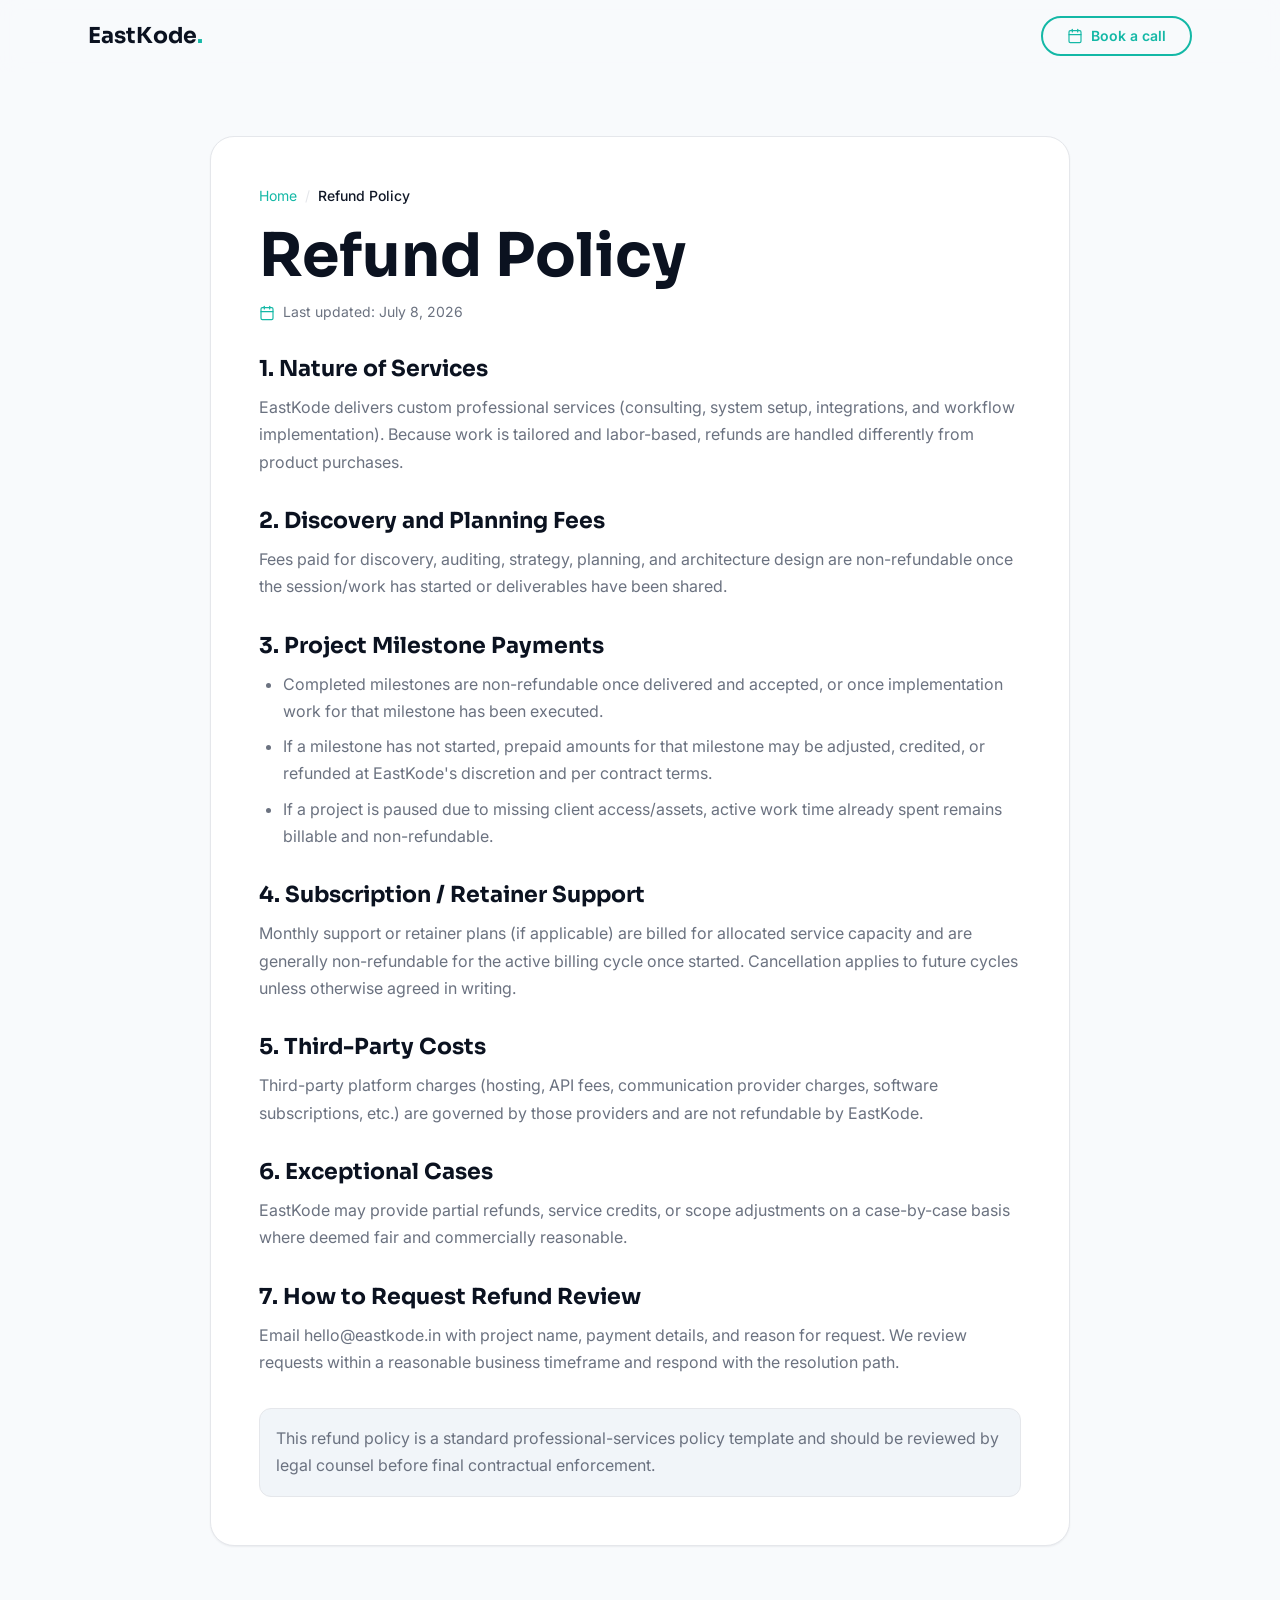
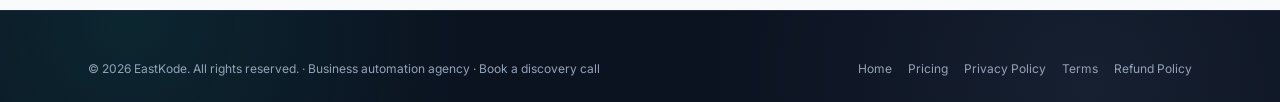
<file: refund-policy.html>
<!DOCTYPE html>
<html lang="en-IN">
<head>
  <meta charset="UTF-8">
  <meta name="viewport" content="width=device-width, initial-scale=1.0">

  <!-- Google Search Console -->
  <meta name="google-site-verification" content="vSnMiJgQC2Lutnkzy6Ar4fjG5qlOrO4nkB_lJFUH6pU">

  <!-- Google tag (gtag.js) -->
  <script async src="https://www.googletagmanager.com/gtag/js?id=G-KLFS5Y1CGX"></script>
  <script>
    window.dataLayer = window.dataLayer || [];
    function gtag(){dataLayer.push(arguments);}
    gtag('js', new Date());
    gtag('config', 'G-KLFS5Y1CGX');
  </script>

  <title>Refund Policy | EastKode Automation Services</title>
  <meta name="description" content="Refund Policy for EastKode discovery calls, project milestones, retainer support, and third-party automation platform charges.">
  <meta name="robots" content="index, follow">
  <meta name="author" content="EastKode">
  <link rel="canonical" href="https://eastkode.in/refund-policy.html">
  <link rel="alternate" hreflang="en-IN" href="https://eastkode.in/refund-policy.html">
  <link rel="alternate" hreflang="en" href="https://eastkode.in/refund-policy.html">
  <link rel="alternate" hreflang="x-default" href="https://eastkode.in/">
  <meta property="og:title" content="Refund Policy | EastKode">
  <meta property="og:description" content="Refund Policy for EastKode discovery calls, project milestones, retainer support, and third-party automation platform charges.">
  <meta property="og:type" content="website">
  <meta property="og:url" content="https://eastkode.in/refund-policy.html">
  <meta property="og:site_name" content="EastKode">
  <meta property="og:locale" content="en_IN">
  <meta name="theme-color" content="#0B1F33">
  <link rel="preconnect" href="https://fonts.googleapis.com">
  <link rel="preconnect" href="https://fonts.gstatic.com" crossorigin>
  <link href="https://fonts.googleapis.com/css2?family=Inter:wght@400;500;600&family=Sora:wght@600;700&display=swap" rel="stylesheet">
  <link rel="stylesheet" href="css/style.css">

  <script type="application/ld+json">
  {
    "@context": "https://schema.org",
    "@type": "BreadcrumbList",
    "itemListElement": [
      {
        "@type": "ListItem",
        "position": 1,
        "name": "Home",
        "item": "https://eastkode.in/"
      },
      {
        "@type": "ListItem",
        "position": 2,
        "name": "Refund Policy",
        "item": "https://eastkode.in/refund-policy.html"
      }
    ]
  }
  </script>
</head>
<body class="legal-page">
  <header class="site-header scrolled" id="site-header">
    <div class="container header-inner">
      <a href="index.html" class="logo" aria-label="EastKode home">EastKode<span class="logo-dot">.</span></a>
      <a href="https://calendly.com/manasranjanbisi/30min" class="btn btn--calendly-pill" data-calendly target="_blank" rel="noopener noreferrer">
        <svg xmlns="http://www.w3.org/2000/svg" viewBox="0 0 24 24" fill="none" stroke="currentColor" stroke-width="1.75" stroke-linecap="round" stroke-linejoin="round" aria-hidden="true"><path d="M8 2v4"/><path d="M16 2v4"/><rect width="18" height="18" x="3" y="4" rx="2"/><path d="M3 10h18"/></svg>
        Book a call
      </a>
    </div>
  </header>

  <main class="legal-main">
    <article class="legal-card">
      <nav class="legal-breadcrumb" aria-label="Breadcrumb">
        <ol>
          <li><a href="index.html">Home</a></li>
          <li aria-current="page">Refund Policy</li>
        </ol>
      </nav>
      <h1>Refund Policy</h1>
      <p class="legal-meta">
        <svg xmlns="http://www.w3.org/2000/svg" viewBox="0 0 24 24" fill="none" stroke="currentColor" stroke-width="1.75" stroke-linecap="round" stroke-linejoin="round" aria-hidden="true"><path d="M8 2v4"/><path d="M16 2v4"/><rect width="18" height="18" x="3" y="4" rx="2"/><path d="M3 10h18"/></svg>
        Last updated: July 8, 2026
      </p>

      <section class="legal-section">
        <h2>1. Nature of Services</h2>
        <p>EastKode delivers custom professional services (consulting, system setup, integrations, and workflow implementation). Because work is tailored and labor-based, refunds are handled differently from product purchases.</p>
      </section>

      <section class="legal-section">
        <h2>2. Discovery and Planning Fees</h2>
        <p>Fees paid for discovery, auditing, strategy, planning, and architecture design are non-refundable once the session/work has started or deliverables have been shared.</p>
      </section>

      <section class="legal-section">
        <h2>3. Project Milestone Payments</h2>
        <ul>
          <li>Completed milestones are non-refundable once delivered and accepted, or once implementation work for that milestone has been executed.</li>
          <li>If a milestone has not started, prepaid amounts for that milestone may be adjusted, credited, or refunded at EastKode's discretion and per contract terms.</li>
          <li>If a project is paused due to missing client access/assets, active work time already spent remains billable and non-refundable.</li>
        </ul>
      </section>

      <section class="legal-section">
        <h2>4. Subscription / Retainer Support</h2>
        <p>Monthly support or retainer plans (if applicable) are billed for allocated service capacity and are generally non-refundable for the active billing cycle once started. Cancellation applies to future cycles unless otherwise agreed in writing.</p>
      </section>

      <section class="legal-section">
        <h2>5. Third-Party Costs</h2>
        <p>Third-party platform charges (hosting, API fees, communication provider charges, software subscriptions, etc.) are governed by those providers and are not refundable by EastKode.</p>
      </section>

      <section class="legal-section">
        <h2>6. Exceptional Cases</h2>
        <p>EastKode may provide partial refunds, service credits, or scope adjustments on a case-by-case basis where deemed fair and commercially reasonable.</p>
      </section>

      <section class="legal-section">
        <h2>7. How to Request Refund Review</h2>
        <p>Email <a href="mailto:hello@eastkode.in">hello@eastkode.in</a> with project name, payment details, and reason for request. We review requests within a reasonable business timeframe and respond with the resolution path.</p>
      </section>

      <section class="legal-section legal-note">
        <p>This refund policy is a standard professional-services policy template and should be reviewed by legal counsel before final contractual enforcement.</p>
      </section>
    </article>
  </main>

  <footer class="site-footer">
    <div class="container footer-bottom">
      <p>&copy; <span id="footer-year"></span> EastKode. All rights reserved. · <a href="index.html">Business automation agency</a> · <a href="index.html#contact">Book a discovery call</a></p>
      <div class="footer-legal">
        <a href="index.html">Home</a>
        <a href="index.html#pricing">Pricing</a>
        <a href="privacy-policy.html">Privacy Policy</a>
        <a href="terms-and-conditions.html">Terms</a>
        <a href="refund-policy.html">Refund Policy</a>
      </div>
    </div>
  </footer>

  <script src="js/main.js" defer></script>
</body>
</html>
</file>
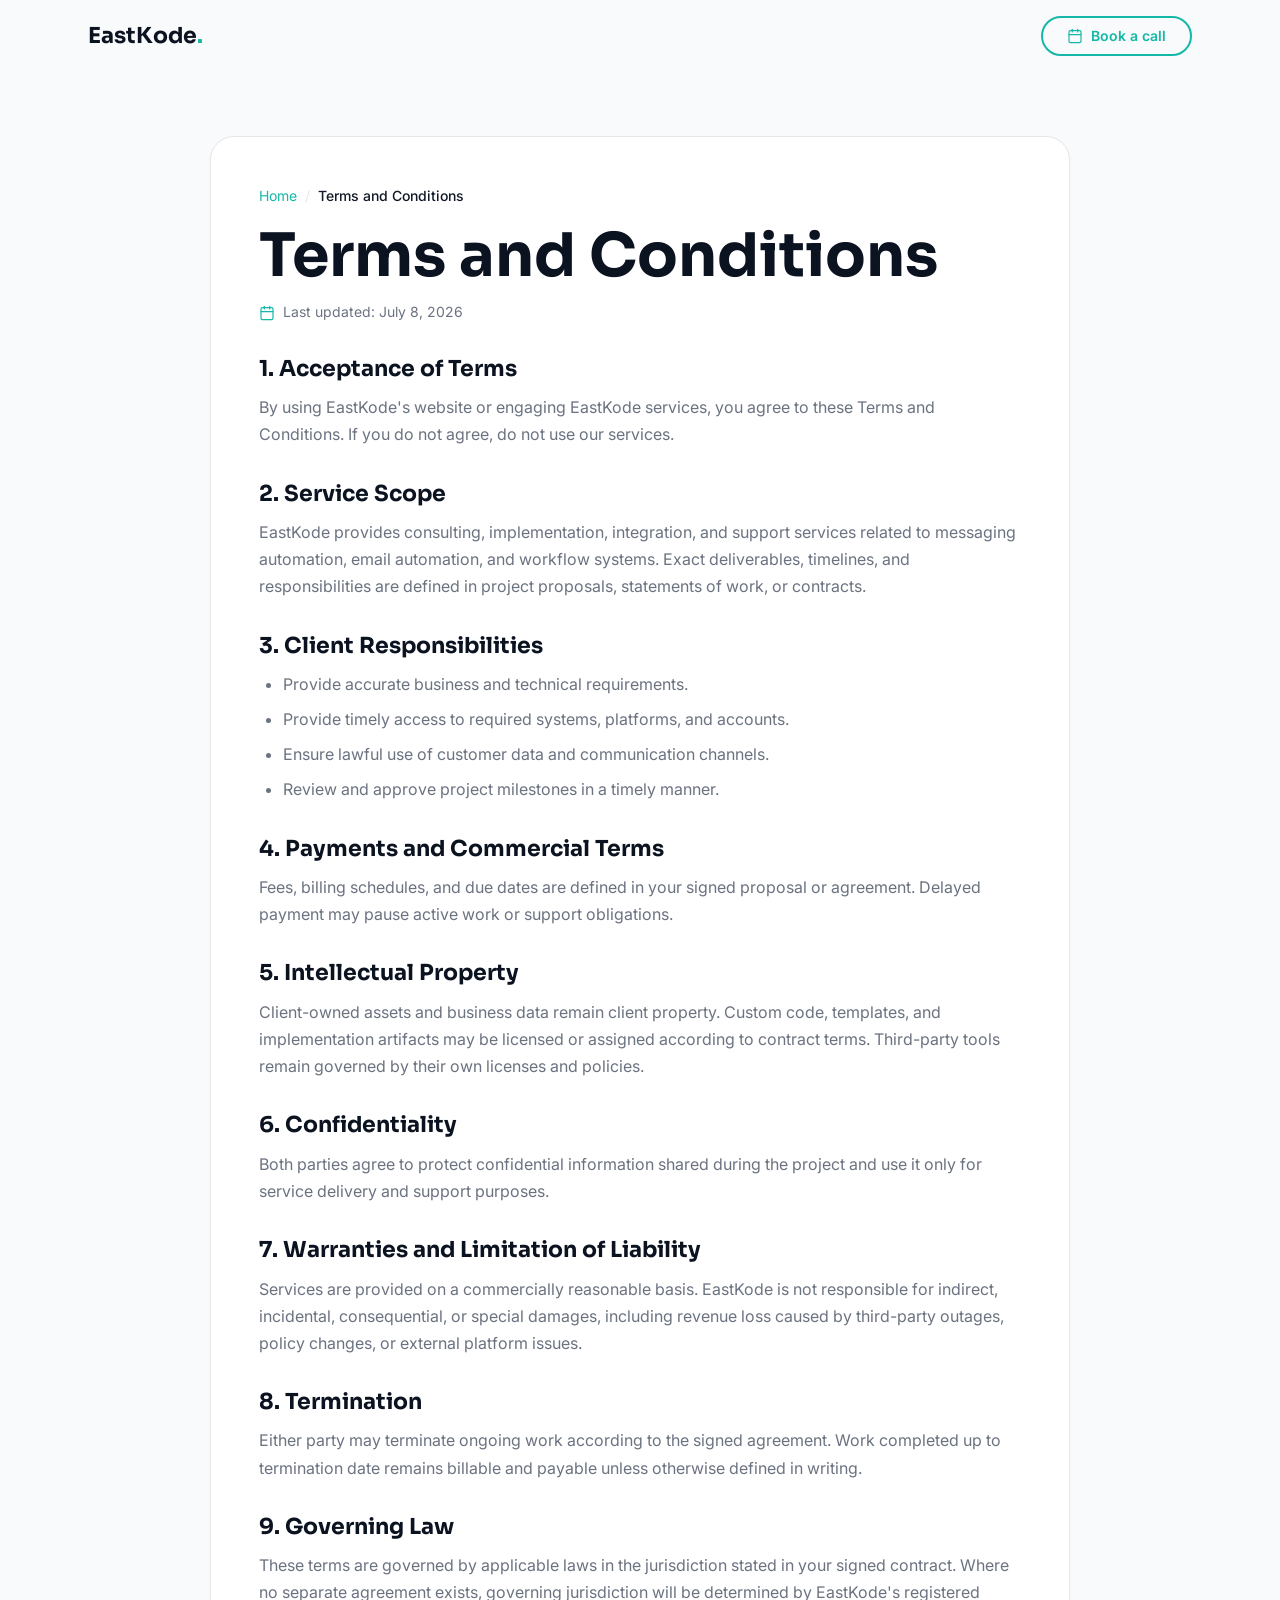
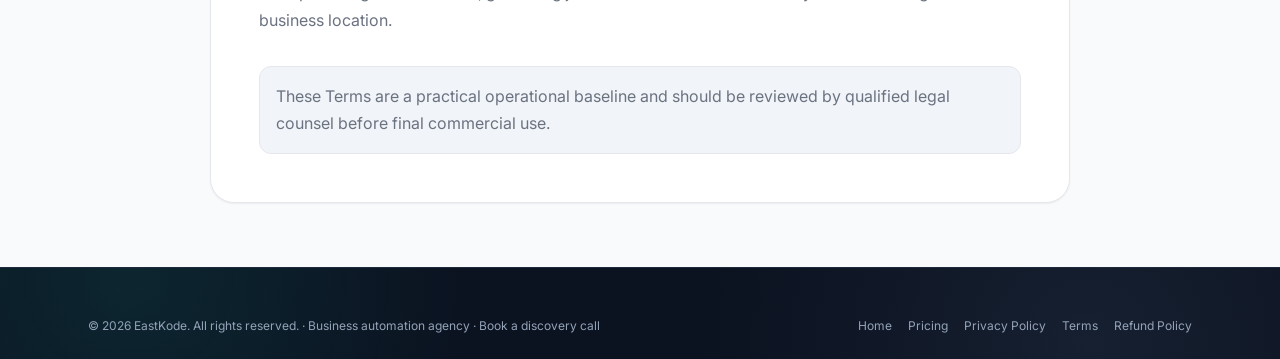
<file: terms-and-conditions.html>
<!DOCTYPE html>
<html lang="en-IN">
<head>
  <meta charset="UTF-8">
  <meta name="viewport" content="width=device-width, initial-scale=1.0">

  <!-- Google Search Console -->
  <meta name="google-site-verification" content="vSnMiJgQC2Lutnkzy6Ar4fjG5qlOrO4nkB_lJFUH6pU">

  <!-- Google tag (gtag.js) -->
  <script async src="https://www.googletagmanager.com/gtag/js?id=G-KLFS5Y1CGX"></script>
  <script>
    window.dataLayer = window.dataLayer || [];
    function gtag(){dataLayer.push(arguments);}
    gtag('js', new Date());
    gtag('config', 'G-KLFS5Y1CGX');
  </script>

  <title>Terms and Conditions | EastKode Automation Services</title>
  <meta name="description" content="Terms and Conditions for EastKode consulting, implementation, and workflow automation services for small and medium businesses.">
  <meta name="robots" content="index, follow">
  <meta name="author" content="EastKode">
  <link rel="canonical" href="https://eastkode.in/terms-and-conditions.html">
  <link rel="alternate" hreflang="en-IN" href="https://eastkode.in/terms-and-conditions.html">
  <link rel="alternate" hreflang="en" href="https://eastkode.in/terms-and-conditions.html">
  <link rel="alternate" hreflang="x-default" href="https://eastkode.in/">
  <meta property="og:title" content="Terms and Conditions | EastKode">
  <meta property="og:description" content="Terms and Conditions for EastKode consulting, implementation, and workflow automation services for small and medium businesses.">
  <meta property="og:type" content="website">
  <meta property="og:url" content="https://eastkode.in/terms-and-conditions.html">
  <meta property="og:site_name" content="EastKode">
  <meta property="og:locale" content="en_IN">
  <meta name="theme-color" content="#0B1F33">
  <link rel="preconnect" href="https://fonts.googleapis.com">
  <link rel="preconnect" href="https://fonts.gstatic.com" crossorigin>
  <link href="https://fonts.googleapis.com/css2?family=Inter:wght@400;500;600&family=Sora:wght@600;700&display=swap" rel="stylesheet">
  <link rel="stylesheet" href="css/style.css">

  <script type="application/ld+json">
  {
    "@context": "https://schema.org",
    "@type": "BreadcrumbList",
    "itemListElement": [
      {
        "@type": "ListItem",
        "position": 1,
        "name": "Home",
        "item": "https://eastkode.in/"
      },
      {
        "@type": "ListItem",
        "position": 2,
        "name": "Terms and Conditions",
        "item": "https://eastkode.in/terms-and-conditions.html"
      }
    ]
  }
  </script>
</head>
<body class="legal-page">
  <header class="site-header scrolled" id="site-header">
    <div class="container header-inner">
      <a href="index.html" class="logo" aria-label="EastKode home">EastKode<span class="logo-dot">.</span></a>
      <a href="https://calendly.com/manasranjanbisi/30min" class="btn btn--calendly-pill" data-calendly target="_blank" rel="noopener noreferrer">
        <svg xmlns="http://www.w3.org/2000/svg" viewBox="0 0 24 24" fill="none" stroke="currentColor" stroke-width="1.75" stroke-linecap="round" stroke-linejoin="round" aria-hidden="true"><path d="M8 2v4"/><path d="M16 2v4"/><rect width="18" height="18" x="3" y="4" rx="2"/><path d="M3 10h18"/></svg>
        Book a call
      </a>
    </div>
  </header>

  <main class="legal-main">
    <article class="legal-card">
      <nav class="legal-breadcrumb" aria-label="Breadcrumb">
        <ol>
          <li><a href="index.html">Home</a></li>
          <li aria-current="page">Terms and Conditions</li>
        </ol>
      </nav>
      <h1>Terms and Conditions</h1>
      <p class="legal-meta">
        <svg xmlns="http://www.w3.org/2000/svg" viewBox="0 0 24 24" fill="none" stroke="currentColor" stroke-width="1.75" stroke-linecap="round" stroke-linejoin="round" aria-hidden="true"><path d="M8 2v4"/><path d="M16 2v4"/><rect width="18" height="18" x="3" y="4" rx="2"/><path d="M3 10h18"/></svg>
        Last updated: July 8, 2026
      </p>

      <section class="legal-section">
        <h2>1. Acceptance of Terms</h2>
        <p>By using EastKode's website or engaging EastKode services, you agree to these Terms and Conditions. If you do not agree, do not use our services.</p>
      </section>

      <section class="legal-section">
        <h2>2. Service Scope</h2>
        <p>EastKode provides consulting, implementation, integration, and support services related to messaging automation, email automation, and workflow systems. Exact deliverables, timelines, and responsibilities are defined in project proposals, statements of work, or contracts.</p>
      </section>

      <section class="legal-section">
        <h2>3. Client Responsibilities</h2>
        <ul>
          <li>Provide accurate business and technical requirements.</li>
          <li>Provide timely access to required systems, platforms, and accounts.</li>
          <li>Ensure lawful use of customer data and communication channels.</li>
          <li>Review and approve project milestones in a timely manner.</li>
        </ul>
      </section>

      <section class="legal-section">
        <h2>4. Payments and Commercial Terms</h2>
        <p>Fees, billing schedules, and due dates are defined in your signed proposal or agreement. Delayed payment may pause active work or support obligations.</p>
      </section>

      <section class="legal-section">
        <h2>5. Intellectual Property</h2>
        <p>Client-owned assets and business data remain client property. Custom code, templates, and implementation artifacts may be licensed or assigned according to contract terms. Third-party tools remain governed by their own licenses and policies.</p>
      </section>

      <section class="legal-section">
        <h2>6. Confidentiality</h2>
        <p>Both parties agree to protect confidential information shared during the project and use it only for service delivery and support purposes.</p>
      </section>

      <section class="legal-section">
        <h2>7. Warranties and Limitation of Liability</h2>
        <p>Services are provided on a commercially reasonable basis. EastKode is not responsible for indirect, incidental, consequential, or special damages, including revenue loss caused by third-party outages, policy changes, or external platform issues.</p>
      </section>

      <section class="legal-section">
        <h2>8. Termination</h2>
        <p>Either party may terminate ongoing work according to the signed agreement. Work completed up to termination date remains billable and payable unless otherwise defined in writing.</p>
      </section>

      <section class="legal-section">
        <h2>9. Governing Law</h2>
        <p>These terms are governed by applicable laws in the jurisdiction stated in your signed contract. Where no separate agreement exists, governing jurisdiction will be determined by EastKode's registered business location.</p>
      </section>

      <section class="legal-section legal-note">
        <p>These Terms are a practical operational baseline and should be reviewed by qualified legal counsel before final commercial use.</p>
      </section>
    </article>
  </main>

  <footer class="site-footer">
    <div class="container footer-bottom">
      <p>&copy; <span id="footer-year"></span> EastKode. All rights reserved. · <a href="index.html">Business automation agency</a> · <a href="index.html#contact">Book a discovery call</a></p>
      <div class="footer-legal">
        <a href="index.html">Home</a>
        <a href="index.html#pricing">Pricing</a>
        <a href="privacy-policy.html">Privacy Policy</a>
        <a href="terms-and-conditions.html">Terms</a>
        <a href="refund-policy.html">Refund Policy</a>
      </div>
    </div>
  </footer>

  <script src="js/main.js" defer></script>
</body>
</html>
</file>
<file: css/style.css>
/* EastKode — Mobile-first pixel-perfect design (primary target: 360px+) */

:root {
  /* Colors */
  --color-bg: #F8FAFC;
  --color-surface: #FFFFFF;
  --color-surface-alt: #F1F5F9;
  --color-dark: #0B1220;
  --color-dark-alt: #111C33;
  --color-primary: #14B8A6;
  --color-primary-hover: #0F9488;
  --color-primary-light: #CCFBF1;
  --color-accent: #F59E0B;
  --color-accent-hover: #D97706;
  --color-text: #111827;
  --color-text-muted: #6B7280;
  --color-text-on-dark: #F8FAFC;
  --color-text-on-dark-muted: #94A3B8;
  --color-border: #E5E7EB;
  --color-border-dark: #1E293B;
  --color-success: #22C55E;
  --color-focus-ring: #14B8A6;

  /* Typography */
  --font-display: 'Sora', system-ui, sans-serif;
  --font-body: 'Inter', system-ui, sans-serif;
  --fs-h1: clamp(2rem, 6vw, 3.75rem);
  --fs-h2: clamp(1.5rem, 4vw, 2.5rem);
  --fs-h3: clamp(1.25rem, 3vw, 1.75rem);
  --fs-h4: clamp(1.125rem, 2vw, 1.375rem);
  --fs-body-lg: clamp(1.0625rem, 1.5vw, 1.25rem);
  --fs-body: 1rem;
  --fs-small: 0.875rem;
  --fs-caption: 0.75rem;

  /* Spacing (8px grid) */
  --space-1: 4px;
  --space-2: 8px;
  --space-3: 12px;
  --space-4: 16px;
  --space-5: 24px;
  --space-6: 32px;
  --space-7: 48px;
  --space-8: 64px;
  --space-9: 96px;
  --space-10: 128px;

  /* Radius */
  --radius-sm: 6px;
  --radius-md: 12px;
  --radius-lg: 16px;
  --radius-xl: 24px;
  --radius-full: 9999px;

  /* Shadows */
  --shadow-sm: 0 1px 2px rgba(11, 18, 32, 0.06);
  --shadow-md: 0 4px 12px rgba(11, 18, 32, 0.08);
  --shadow-lg: 0 12px 32px rgba(11, 18, 32, 0.12);
  --shadow-glow-primary: 0 0 0 4px rgba(20, 184, 166, 0.15);

  /* Transitions */
  --ease-standard: cubic-bezier(0.4, 0, 0.2, 1);
  --duration-fast: 150ms;
  --duration-base: 250ms;
  --duration-slow: 400ms;

  /* Icons */
  --icon-sm: 20px;
  --icon-md: 28px;
  --icon-lg: 40px;

  /* Layout */
  --container-max: 1200px;
  --header-height: 64px;
  --reveal-delay: 0ms;
}

@media (min-width: 1024px) {
  :root {
    --header-height: 72px;
  }
}

*, *::before, *::after {
  box-sizing: border-box;
  margin: 0;
  padding: 0;
}

html {
  scroll-behavior: smooth;
  scroll-padding-top: calc(var(--header-height) + var(--space-4));
}

body {
  font-family: var(--font-body);
  font-size: var(--fs-body);
  line-height: 1.6;
  font-weight: 400;
  color: var(--color-text);
  background-color: var(--color-bg);
  -webkit-font-smoothing: antialiased;
  background-image:
    radial-gradient(circle at 15% 20%, rgba(20, 184, 166, 0.08) 0, transparent 28%),
    radial-gradient(circle at 85% 5%, rgba(245, 158, 11, 0.08) 0, transparent 24%);
}

img, svg {
  display: block;
  max-width: 100%;
  height: auto;
}

a {
  color: inherit;
  text-decoration: none;
}

ul {
  list-style: none;
}

:focus-visible {
  outline: 3px solid rgba(20, 184, 166, 0.4);
  outline-offset: 2px;
}

/* Skip link */
.skip-link {
  position: absolute;
  top: -100%;
  left: var(--space-5);
  z-index: 1000;
  padding: var(--space-2) var(--space-4);
  background: var(--color-primary);
  color: #fff;
  border-radius: var(--radius-md);
  font-weight: 600;
}

.skip-link:focus {
  top: var(--space-4);
}

/* Container */
.container {
  width: 100%;
  max-width: var(--container-max);
  margin-inline: auto;
  padding-inline: var(--space-5);
}

@media (min-width: 768px) {
  .container {
    padding-inline: var(--space-7);
  }
}

.container--narrow {
  max-width: 760px;
}

/* Typography */
h1, h2, h3, h4 {
  font-family: var(--font-display);
  color: var(--color-dark);
}

h1 {
  font-size: var(--fs-h1);
  line-height: 1.1;
  font-weight: 700;
}

h2 {
  font-size: var(--fs-h2);
  line-height: 1.2;
  font-weight: 700;
}

h3 {
  font-size: var(--fs-h3);
  line-height: 1.3;
  font-weight: 600;
}

h4 {
  font-size: var(--fs-h4);
  line-height: 1.4;
  font-weight: 600;
}

.text-primary {
  color: var(--color-primary);
}

/* Section */
.section {
  padding-block: var(--space-9);
}

.section--surface {
  background-color: var(--color-surface);
}

.section--surface-alt {
  background-color: var(--color-surface-alt);
}

.section--dark {
  background-color: var(--color-dark);
  color: var(--color-text-on-dark);
}

.section--dark h2 {
  color: var(--color-text-on-dark);
}

/* Section header */
.section-header {
  max-width: 640px;
  margin-inline: auto;
  text-align: center;
  margin-bottom: var(--space-7);
}

.section-header--left {
  margin-inline: 0;
  text-align: left;
  max-width: none;
}

.eyebrow {
  display: inline-block;
  font-size: 13px;
  font-weight: 700;
  letter-spacing: 0.05em;
  text-transform: uppercase;
  color: var(--color-primary);
  margin-bottom: var(--space-4);
}

.section-header h2 {
  margin-bottom: var(--space-4);
}

.section-header p {
  font-size: var(--fs-body-lg);
  color: var(--color-text-muted);
  line-height: 1.6;
}

.section--dark .section-header p,
.section--dark .eyebrow {
  color: var(--color-text-on-dark-muted);
}

.section--dark .eyebrow {
  color: var(--color-primary);
}

/* Hero badge */
.badge {
  display: inline-flex;
  align-items: center;
  gap: var(--space-2);
  background: var(--color-primary-light);
  color: var(--color-primary-hover);
  font-size: 13px;
  font-weight: 600;
  padding: 6px 14px;
  border-radius: var(--radius-full);
  margin-bottom: var(--space-4);
}

.badge svg {
  width: 14px;
  height: 14px;
  flex-shrink: 0;
}

/* Icon circles */
.icon-circle {
  display: flex;
  align-items: center;
  justify-content: center;
  border-radius: var(--radius-full);
  background: var(--color-primary-light);
  color: var(--color-primary);
  flex-shrink: 0;
}

.icon-circle--lg {
  width: 60px;
  height: 60px;
}

.icon-circle--md {
  width: 56px;
  height: 56px;
}

.icon-circle--sm {
  width: 48px;
  height: 48px;
}

.icon-circle svg {
  width: var(--icon-md);
  height: var(--icon-md);
}

.icon-lg svg {
  width: var(--icon-lg);
  height: var(--icon-lg);
}

.icon-sm svg {
  width: var(--icon-sm);
  height: var(--icon-sm);
}

/* Buttons */
.btn {
  display: inline-flex;
  align-items: center;
  justify-content: center;
  gap: var(--space-2);
  font-family: var(--font-body);
  font-weight: 600;
  border: 2px solid transparent;
  border-radius: var(--radius-md);
  cursor: pointer;
  transition:
    background-color var(--duration-fast) var(--ease-standard),
    color var(--duration-fast) var(--ease-standard),
    border-color var(--duration-fast) var(--ease-standard),
    transform var(--duration-fast) var(--ease-standard),
    box-shadow var(--duration-fast) var(--ease-standard);
  text-decoration: none;
  white-space: nowrap;
}

.btn svg {
  flex-shrink: 0;
}

.btn--block {
  display: flex;
  width: 100%;
}

/* Calendly pill (header/footer) */
.btn--calendly-pill {
  height: 40px;
  padding: 0 var(--space-5);
  background: transparent;
  color: var(--color-primary);
  font-size: 14px;
  border-radius: var(--radius-full);
  border: 2px solid var(--color-primary);
}

.btn--calendly-pill svg {
  width: 16px;
  height: 16px;
}

.btn--calendly-pill:hover {
  background: var(--color-primary);
  color: #fff;
  transform: translateY(-1px);
  box-shadow: var(--shadow-md);
}

.btn--calendly-pill:active {
  transform: translateY(0);
}

.btn--calendly-pill:focus-visible {
  box-shadow: var(--shadow-glow-primary);
}

/* Primary outline (hero Calendly CTA) */
.btn--primary-outline {
  height: 52px;
  padding: 0 var(--space-6);
  background: transparent;
  color: var(--color-primary);
  font-size: 16px;
  border: 2px solid var(--color-primary);
}

.btn--primary-outline svg {
  width: var(--icon-sm);
  height: var(--icon-sm);
}

.btn--primary-outline:hover {
  background: var(--color-primary);
  color: #fff;
  transform: translateY(-2px);
  box-shadow: var(--shadow-md);
}

.btn--primary-outline:active {
  transform: translateY(0);
}

.btn--primary-outline:focus-visible {
  box-shadow: var(--shadow-glow-primary);
}

/* Primary accent (hero, CTA) */
.btn--primary-accent {
  height: 52px;
  padding: 0 var(--space-6);
  background: var(--color-accent);
  color: #fff;
  font-size: 16px;
  box-shadow: var(--shadow-md);
}

.btn--primary-accent svg {
  width: var(--icon-sm);
  height: var(--icon-sm);
}

.btn--primary-accent:hover {
  background: var(--color-accent-hover);
  transform: translateY(-2px);
  box-shadow: var(--shadow-lg);
  color: #fff;
}

.btn--primary-accent:active {
  transform: translateY(0);
  box-shadow: var(--shadow-sm);
}

.btn--primary-accent:focus-visible {
  outline: 3px solid rgba(20, 184, 166, 0.4);
  outline-offset: 2px;
}

/* Ghost dark */
.btn--ghost-dark {
  height: 52px;
  padding: 0 var(--space-6);
  background: transparent;
  color: var(--color-dark);
  font-size: 16px;
  border: 2px solid var(--color-dark);
}

.btn--ghost-dark:hover {
  background: var(--color-dark);
  color: var(--color-text-on-dark);
}

.btn--ghost-dark:active {
  transform: translateY(0);
}

/* Outline dark (pricing outer) */
.btn--outline-dark {
  height: 48px;
  padding: 0 var(--space-5);
  background: transparent;
  color: var(--color-dark);
  font-size: var(--fs-small);
  border: 2px solid var(--color-dark);
  width: 100%;
}

.btn--outline-dark:hover {
  background: var(--color-dark);
  color: var(--color-text-on-dark);
}

/* Outline on dark bg (CTA secondary) */
.btn--outline-light {
  height: 52px;
  padding: 0 var(--space-6);
  background: transparent;
  color: var(--color-text-on-dark);
  font-size: 16px;
  border: 1px solid var(--color-text-on-dark-muted);
}

.btn--outline-light:hover {
  border-color: var(--color-text-on-dark);
  background: rgba(248, 250, 252, 0.08);
  color: var(--color-text-on-dark);
}

/* Button row */
.btn-row {
  display: flex;
  flex-wrap: wrap;
  gap: var(--space-4);
}

@media (max-width: 479px) {
  .btn-row {
    flex-direction: column;
  }

  .btn-row .btn {
    width: 100%;
  }
}

/* Header */
.site-header {
  position: sticky;
  top: 0;
  z-index: 100;
  height: var(--header-height);
  background: rgba(248, 250, 252, 0.85);
  backdrop-filter: blur(10px);
  -webkit-backdrop-filter: blur(10px);
  transition: background var(--duration-base) var(--ease-standard),
              box-shadow var(--duration-base) var(--ease-standard);
}

.site-header.scrolled {
  background: var(--color-surface);
  box-shadow: var(--shadow-sm);
}

.header-inner {
  display: flex;
  align-items: center;
  justify-content: space-between;
  height: var(--header-height);
}

.logo {
  font-family: var(--font-display);
  font-size: 22px;
  font-weight: 700;
  color: var(--color-dark);
}

.logo-dot {
  color: var(--color-primary);
}

.logo:hover {
  color: var(--color-primary);
}

.nav-toggle {
  display: flex;
  align-items: center;
  justify-content: center;
  width: 44px;
  height: 44px;
  background: none;
  border: none;
  color: var(--color-dark);
  cursor: pointer;
  border-radius: var(--radius-md);
}

.nav-toggle svg {
  width: 24px;
  height: 24px;
}

.nav-toggle .icon-close {
  display: none;
}

.nav-toggle.is-open .icon-menu {
  display: none;
}

.nav-toggle.is-open .icon-close {
  display: block;
}

.site-nav {
  display: none;
}

.site-nav.is-open {
  display: block;
  position: absolute;
  top: var(--header-height);
  left: 0;
  right: 0;
  background: var(--color-surface);
  border-bottom: 1px solid var(--color-border);
  overflow: hidden;
  transition: max-height var(--duration-base) var(--ease-standard);
}

.mobile-nav-inner {
  padding: var(--space-4) var(--space-5) var(--space-5);
}

.nav-list {
  display: flex;
  flex-direction: column;
}

.nav-link {
  display: flex;
  align-items: center;
  min-height: 48px;
  padding: var(--space-2) 0;
  font-size: 15px;
  font-weight: 500;
  color: var(--color-text);
  transition: color var(--duration-fast) var(--ease-standard);
}

.nav-link:hover {
  color: var(--color-primary);
}

.mobile-nav-calendly {
  margin-top: var(--space-4);
  width: 100%;
}

.header-calendly {
  display: none;
}

@media (min-width: 1024px) {
  .nav-toggle {
    display: none;
  }

  .site-nav {
    display: flex !important;
    position: static;
    align-items: center;
    background: none;
    border: none;
    overflow: visible;
    max-height: none !important;
  }

  .mobile-nav-inner {
    display: flex;
    align-items: center;
    gap: var(--space-6);
    padding: 0;
  }

  .nav-list {
    flex-direction: row;
    gap: var(--space-6);
  }

  .nav-link {
    min-height: auto;
    padding: 0;
    font-size: 15px;
  }

  .mobile-nav-calendly {
    display: none !important;
  }

  .header-calendly {
    display: inline-flex;
  }
}

/* Hero */
.hero {
  padding-top: var(--space-7);
  padding-bottom: var(--space-7);
  background: var(--color-surface);
  position: relative;
  overflow: hidden;
}

.hero::before {
  content: '';
  position: absolute;
  inset: 0;
  background:
    linear-gradient(130deg, rgba(20, 184, 166, 0.06) 0%, transparent 35%),
    linear-gradient(310deg, rgba(245, 158, 11, 0.08) 0%, transparent 32%);
  pointer-events: none;
}

@media (min-width: 1024px) {
  .hero {
    padding-top: var(--space-9);
    padding-bottom: var(--space-8);
  }
}

.hero-grid {
  display: grid;
  gap: var(--space-6);
  align-items: center;
}

@media (min-width: 1024px) {
  .hero-grid {
    grid-template-columns: 55fr 45fr;
    gap: var(--space-7);
  }
}

.hero-sub {
  font-size: var(--fs-body-lg);
  color: var(--color-text-muted);
  max-width: 540px;
  margin-bottom: var(--space-6);
  line-height: 1.6;
}

.hero-content h1 {
  margin-bottom: var(--space-5);
}

.hero-highlights {
  margin-top: var(--space-5);
  display: flex;
  flex-wrap: wrap;
  gap: var(--space-3);
}

.hero-highlight {
  display: inline-flex;
  align-items: center;
  gap: var(--space-2);
  background: var(--color-surface-alt);
  border: 1px solid var(--color-border);
  border-radius: var(--radius-full);
  padding: var(--space-2) var(--space-3);
  font-size: var(--fs-small);
  color: var(--color-text);
}

.hero-highlight__icon {
  display: inline-flex;
  align-items: center;
  justify-content: center;
  width: 22px;
  height: 22px;
  color: var(--color-primary);
}

.hero-highlight__icon svg {
  width: 15px;
  height: 15px;
}

.hero-visual {
  display: flex;
  justify-content: center;
}

.hero-character-wrap {
  position: relative;
  width: 100%;
  max-width: 500px;
  min-height: 420px;
  border-radius: var(--radius-xl);
  background: linear-gradient(160deg, rgba(20, 184, 166, 0.08) 0%, rgba(245, 158, 11, 0.07) 100%);
  border: 1px solid rgba(20, 184, 166, 0.2);
  padding: var(--space-6);
  overflow: hidden;
}

.hero-character {
  width: 100%;
  max-width: 320px;
  margin-inline: auto;
  animation: hero-float 3.6s ease-in-out infinite;
}

.hero-orbit {
  position: absolute;
  display: inline-flex;
  align-items: center;
  gap: var(--space-2);
  background: var(--color-surface);
  border: 1px solid var(--color-border);
  border-radius: var(--radius-full);
  padding: var(--space-2) var(--space-3);
  box-shadow: var(--shadow-sm);
  font-size: var(--fs-small);
  color: var(--color-text);
  animation: hero-orbit-float 3s ease-in-out infinite;
}

.hero-orbit svg {
  width: 16px;
  height: 16px;
  color: var(--color-primary);
}

.hero-orbit--one {
  top: 12%;
  left: 4%;
}

.hero-orbit--two {
  top: 8%;
  right: 4%;
  animation-delay: 0.6s;
}

.hero-orbit--three {
  bottom: 28%;
  right: 8%;
  animation-delay: 1.2s;
}

.hero-flow {
  margin-top: var(--space-4);
  display: grid;
  grid-template-columns: 1fr;
  gap: var(--space-2);
}

.hero-flow span {
  background: var(--color-surface);
  border: 1px solid var(--color-border);
  border-radius: var(--radius-md);
  padding: var(--space-2) var(--space-3);
  font-size: var(--fs-small);
  color: var(--color-text-muted);
}

@media (min-width: 768px) {
  .hero-flow {
    grid-template-columns: repeat(2, minmax(0, 1fr));
  }
}

@keyframes hero-float {
  0%, 100% { transform: translateY(0); }
  50% { transform: translateY(-10px); }
}

@keyframes hero-orbit-float {
  0%, 100% { transform: translateY(0); }
  50% { transform: translateY(-6px); }
}

.workflow-diagram {
  width: 100%;
  max-width: 480px;
}

.workflow-node {
  fill: var(--color-surface);
  stroke: var(--color-border);
  stroke-width: 1;
}

.workflow-connector {
  fill: none;
  stroke: var(--color-primary);
  stroke-width: 2;
  stroke-dasharray: 8 6;
  animation: connector-flow 3s linear infinite;
}

@keyframes connector-flow {
  to { stroke-dashoffset: -28; }
}

/* Cards */
.card-grid {
  display: grid;
  gap: var(--space-5);
}

.card-grid--4 {
  grid-template-columns: 1fr;
}

@media (min-width: 640px) {
  .card-grid--4 {
    grid-template-columns: repeat(2, 1fr);
  }
}

@media (min-width: 1024px) {
  .card-grid--4 {
    grid-template-columns: repeat(4, 1fr);
  }
}

.card {
  background: var(--color-surface);
  border: 1px solid var(--color-border);
  border-radius: var(--radius-lg);
  padding: var(--space-6);
  box-shadow: var(--shadow-sm);
  transition:
    transform var(--duration-base) var(--ease-standard),
    box-shadow var(--duration-base) var(--ease-standard),
    border-color var(--duration-base) var(--ease-standard);
}

.card:hover {
  transform: translateY(-4px);
  box-shadow: var(--shadow-md);
}

.card .icon-circle {
  margin-bottom: var(--space-4);
}

.card h4 {
  margin-bottom: var(--space-2);
}

.card p {
  font-size: var(--fs-body);
  color: var(--color-text-muted);
  line-height: 1.6;
}

/* Industry cards */
.industry-grid {
  display: grid;
  gap: var(--space-5);
  grid-template-columns: 1fr;
}

@media (min-width: 480px) {
  .industry-grid {
    grid-template-columns: repeat(2, 1fr);
  }
}

@media (min-width: 768px) {
  .industry-grid {
    grid-template-columns: repeat(3, 1fr);
  }
}

@media (min-width: 1024px) {
  .industry-grid {
    grid-template-columns: repeat(4, 1fr);
  }
}

.industry-card {
  background: var(--color-surface);
  border: 1px solid var(--color-border);
  border-radius: var(--radius-lg);
  padding: var(--space-5);
  text-align: center;
  transition:
    transform var(--duration-base) var(--ease-standard),
    border-color var(--duration-base) var(--ease-standard);
}

.industry-card:hover {
  border-color: var(--color-primary);
  transform: translateY(-3px);
}

.industry-card .icon-circle {
  margin-inline: auto;
  margin-bottom: var(--space-3);
}

.industry-card h4 {
  font-size: 16px;
  font-weight: 600;
  margin-bottom: var(--space-2);
}

.industry-card p {
  font-size: 13px;
  color: var(--color-text-muted);
  line-height: 1.5;
}

/* Metrics */
.metrics-grid {
  display: grid;
  gap: var(--space-6);
  grid-template-columns: 1fr;
  margin-bottom: var(--space-6);
}

@media (min-width: 768px) {
  .metrics-grid {
    grid-template-columns: repeat(4, 1fr);
  }
}

@media (max-width: 767px) {
  .metrics-grid {
    grid-template-columns: repeat(2, 1fr);
  }
}

.metric {
  text-align: center;
}

.metric .icon-lg {
  display: flex;
  justify-content: center;
  color: var(--color-primary);
  margin-bottom: var(--space-3);
}

.metric-value {
  font-family: var(--font-display);
  font-size: 44px;
  font-weight: 700;
  color: var(--color-text-on-dark);
  line-height: 1.1;
  margin-bottom: var(--space-2);
}

@media (min-width: 768px) {
  .metric-value {
    font-size: 56px;
  }
}

.metric-label {
  font-size: var(--fs-small);
  color: var(--color-text-on-dark-muted);
  line-height: 1.5;
}

.metrics-caption {
  text-align: center;
  font-size: var(--fs-caption);
  font-weight: 500;
  color: var(--color-text-on-dark-muted);
  line-height: 1.4;
}

/* Process timeline */
.process-steps {
  position: relative;
  display: flex;
  flex-direction: column;
  gap: 0;
}

.process-step {
  display: flex;
  gap: var(--space-5);
  padding-bottom: var(--space-6);
  position: relative;
}

.process-step:not(:last-child)::before {
  content: '';
  position: absolute;
  left: 27px;
  top: 56px;
  bottom: 0;
  width: 2px;
  background: var(--color-border);
}

.process-number {
  flex-shrink: 0;
  display: flex;
  align-items: center;
  justify-content: center;
  width: 56px;
  height: 56px;
  border-radius: var(--radius-full);
  background: var(--color-dark);
  color: var(--color-text-on-dark);
  font-family: var(--font-display);
  font-size: 20px;
  font-weight: 700;
  position: relative;
  z-index: 1;
}

.process-content h4 {
  margin-bottom: var(--space-2);
}

.process-content p {
  font-size: var(--fs-body);
  color: var(--color-text-muted);
  line-height: 1.6;
}

.process-cta {
  display: inline-flex;
  align-items: center;
  gap: var(--space-2);
  margin-top: var(--space-3);
  font-size: var(--fs-small);
  font-weight: 600;
  color: var(--color-primary);
  text-decoration: none;
  transition: color var(--duration-fast) var(--ease-standard);
}

.process-cta svg {
  width: 16px;
  height: 16px;
  flex-shrink: 0;
}

.process-cta:hover {
  color: var(--color-primary-hover);
  text-decoration: underline;
}

.process-cta:focus-visible {
  outline: 2px solid var(--color-primary);
  outline-offset: 2px;
  border-radius: var(--radius-sm);
}

@media (min-width: 1024px) {
  .process-steps {
    flex-direction: row;
    gap: 0;
  }

  .process-step {
    flex: 1;
    flex-direction: column;
    align-items: center;
    text-align: center;
    padding-bottom: 0;
    padding-inline: var(--space-3);
  }

  .process-step:not(:last-child)::before {
    left: calc(50% + 28px);
    top: 28px;
    right: calc(-50% + 28px);
    bottom: auto;
    width: auto;
    height: 2px;
  }
}

/* Security */
.security-grid {
  display: grid;
  gap: var(--space-7);
}

@media (min-width: 1024px) {
  .security-grid {
    grid-template-columns: 45fr 55fr;
    align-items: start;
  }
}

.security-copy .eyebrow {
  display: block;
  margin-bottom: var(--space-4);
}

.security-copy h2 {
  margin-bottom: var(--space-5);
}

.security-copy p {
  font-size: var(--fs-body);
  color: var(--color-text-muted);
  margin-bottom: var(--space-4);
  line-height: 1.6;
}

.security-copy p:last-child {
  margin-bottom: 0;
}

.trust-grid {
  display: grid;
  gap: var(--space-4);
  grid-template-columns: 1fr;
}

@media (min-width: 640px) {
  .trust-grid {
    grid-template-columns: repeat(2, 1fr);
  }
}

.trust-badge {
  display: flex;
  align-items: flex-start;
  gap: var(--space-3);
  background: var(--color-surface);
  border-radius: var(--radius-lg);
  padding: var(--space-5);
  box-shadow: var(--shadow-sm);
}

.trust-badge h5 {
  font-size: 15px;
  font-weight: 600;
  margin-bottom: var(--space-1);
  color: var(--color-dark);
}

.trust-badge p {
  font-size: 13px;
  color: var(--color-text-muted);
  line-height: 1.5;
}

/* Pricing */
.pricing-grid {
  display: grid;
  gap: var(--space-5);
  grid-template-columns: 1fr;
  align-items: center;
}

@media (min-width: 1024px) {
  .pricing-grid {
    grid-template-columns: repeat(3, 1fr);
  }
}

.pricing-card {
  position: relative;
  background: var(--color-surface);
  border: 1px solid var(--color-border);
  border-radius: var(--radius-lg);
  padding: var(--space-6);
  box-shadow: var(--shadow-sm);
  text-align: center;
}

.pricing-card--featured {
  border: 2px solid var(--color-primary);
  box-shadow: var(--shadow-lg);
  transform: scale(1.03);
}

.pricing-badge {
  position: absolute;
  top: calc(-1 * var(--space-3));
  left: 50%;
  transform: translateX(-50%);
  background: var(--color-accent);
  color: #fff;
  font-size: 11px;
  font-weight: 700;
  letter-spacing: 0.04em;
  padding: var(--space-1) var(--space-3);
  border-radius: var(--radius-full);
  white-space: nowrap;
}

.pricing-card h4 {
  margin-bottom: var(--space-2);
}

.pricing-desc {
  font-size: var(--fs-small);
  color: var(--color-text-muted);
  margin-bottom: var(--space-5);
}

.pricing-divider {
  height: 1px;
  background: var(--color-border);
  margin-block: var(--space-5);
}

.pricing-features {
  text-align: left;
  margin-bottom: var(--space-5);
}

.pricing-features li {
  display: flex;
  align-items: flex-start;
  gap: var(--space-2);
  font-size: var(--fs-small);
  color: var(--color-text-muted);
  margin-bottom: var(--space-3);
}

.pricing-features li:last-child {
  margin-bottom: 0;
}

.pricing-features svg {
  flex-shrink: 0;
  width: 16px;
  height: 16px;
  color: var(--color-primary);
  margin-top: 2px;
}

.pricing-note {
  margin-top: var(--space-6);
  text-align: center;
  font-size: var(--fs-body);
  color: var(--color-text-muted);
}

.pricing-note a {
  font-weight: 600;
  color: var(--color-primary);
  text-decoration: underline;
  text-underline-offset: 2px;
}

.pricing-note a:hover {
  color: var(--color-primary-hover);
}

/* FAQ */
.faq-list {
  margin-top: var(--space-6);
}

.faq-item {
  background: var(--color-surface);
  border: 1px solid var(--color-border);
  border-radius: var(--radius-md);
  margin-bottom: var(--space-3);
  overflow: hidden;
}

.faq-question {
  display: flex;
  align-items: center;
  justify-content: space-between;
  gap: var(--space-4);
  width: 100%;
  min-height: 64px;
  padding: var(--space-4) var(--space-5);
  background: none;
  border: none;
  text-align: left;
  font-family: var(--font-body);
  font-size: var(--fs-body);
  font-weight: 600;
  color: var(--color-text);
  cursor: pointer;
  line-height: 1.4;
}

.faq-question:hover {
  color: var(--color-primary);
}

.faq-chevron {
  flex-shrink: 0;
  width: var(--icon-sm);
  height: var(--icon-sm);
  color: var(--color-text-muted);
  transition: transform var(--duration-base) var(--ease-standard);
}

.faq-question[aria-expanded="true"] .faq-chevron {
  transform: rotate(180deg);
}

.faq-answer {
  max-height: 0;
  overflow: hidden;
  transition: max-height var(--duration-base) var(--ease-standard);
}

.faq-answer.is-open {
  padding: 0 var(--space-5) var(--space-5);
}

.faq-answer p {
  font-size: var(--fs-body);
  color: var(--color-text-muted);
  line-height: 1.6;
}

/* CTA */
.section--cta {
  background: var(--color-dark);
  position: relative;
  overflow: hidden;
}

.section--cta::before {
  content: '';
  position: absolute;
  inset: 0;
  background: radial-gradient(ellipse at top center, rgba(20, 184, 166, 0.15) 0%, transparent 70%);
  pointer-events: none;
}

.cta-inner {
  position: relative;
  z-index: 1;
  max-width: 600px;
  margin-inline: auto;
  text-align: center;
}

.cta-inner h2 {
  color: var(--color-text-on-dark);
  margin-bottom: var(--space-4);
}

.cta-inner > p {
  color: var(--color-text-on-dark-muted);
  font-size: var(--fs-body-lg);
  margin-bottom: var(--space-6);
  line-height: 1.6;
}

.cta-inner .btn-row {
  justify-content: center;
  margin-bottom: var(--space-7);
}

/* Footer */
.site-footer {
  background: var(--color-dark);
  padding-top: var(--space-7);
  padding-bottom: var(--space-5);
  border-top: 1px solid var(--color-border-dark);
  color: var(--color-text-on-dark-muted);
  position: relative;
  overflow: hidden;
}

.site-footer::before {
  content: '';
  position: absolute;
  inset: 0;
  background:
    radial-gradient(circle at 10% 10%, rgba(20, 184, 166, 0.12) 0, transparent 30%),
    radial-gradient(circle at 85% 85%, rgba(30, 41, 59, 0.6) 0, transparent 35%);
  pointer-events: none;
}

.site-footer .container {
  position: relative;
  z-index: 1;
}

.footer-grid {
  display: grid;
  gap: var(--space-6);
  margin-bottom: var(--space-6);
  padding-bottom: var(--space-6);
  border-bottom: 1px solid var(--color-border-dark);
}

@media (min-width: 768px) {
  .footer-grid {
    grid-template-columns: 2fr 1fr 1fr 1fr;
    gap: var(--space-5);
  }
}

.footer-brand .logo {
  color: var(--color-text-on-dark);
  display: inline-block;
  margin-bottom: var(--space-3);
}

.footer-tagline {
  font-size: var(--fs-small);
  margin-bottom: var(--space-4);
  line-height: 1.5;
}

.footer-trust {
  display: grid;
  gap: var(--space-2);
  margin-bottom: var(--space-4);
}

.footer-trust-item {
  display: inline-flex;
  align-items: center;
  gap: var(--space-2);
  color: var(--color-text-on-dark-muted);
  font-size: var(--fs-caption);
}

.footer-trust-item svg {
  width: 15px;
  height: 15px;
  color: var(--color-primary);
  flex-shrink: 0;
}

.footer-social {
  display: flex;
  gap: var(--space-3);
}

.footer-social a {
  display: flex;
  align-items: center;
  justify-content: center;
  width: 36px;
  height: 36px;
  border-radius: var(--radius-full);
  border: 1px solid var(--color-border-dark);
  color: var(--color-text-on-dark-muted);
  transition:
    border-color var(--duration-fast) var(--ease-standard),
    color var(--duration-fast) var(--ease-standard),
    background var(--duration-fast) var(--ease-standard);
}

.footer-social a:hover {
  border-color: var(--color-primary);
  color: var(--color-primary);
  background: rgba(20, 184, 166, 0.1);
}

.footer-social svg {
  width: var(--icon-sm);
  height: var(--icon-sm);
}

.footer-col h5 {
  font-size: var(--fs-small);
  font-weight: 600;
  color: var(--color-text-on-dark);
  margin-bottom: var(--space-4);
}

.footer-col ul li {
  margin-bottom: var(--space-2);
}

.footer-col a {
  font-size: var(--fs-small);
  color: var(--color-text-on-dark-muted);
  transition: color var(--duration-fast) var(--ease-standard);
}

.footer-col a:hover {
  color: var(--color-primary);
}

.footer-contact-btn {
  margin-bottom: var(--space-4);
}

.footer-legal-links {
  margin-top: var(--space-4);
}

.footer-legal-links li {
  margin-bottom: var(--space-2);
}

.footer-legal-links a {
  font-size: var(--fs-small);
  color: var(--color-text-on-dark-muted);
}

.footer-legal-links a:hover {
  color: var(--color-primary);
}

.footer-bottom {
  display: flex;
  flex-direction: column;
  align-items: center;
  gap: var(--space-3);
  text-align: center;
  font-size: var(--fs-caption);
  color: var(--color-text-on-dark-muted);
}

@media (min-width: 768px) {
  .footer-bottom {
    flex-direction: row;
    justify-content: space-between;
    text-align: left;
  }
}

.footer-legal {
  display: flex;
  gap: var(--space-4);
  flex-wrap: wrap;
}

.footer-legal a {
  color: var(--color-text-on-dark-muted);
  transition: color var(--duration-fast) var(--ease-standard);
}

.footer-legal a:hover {
  color: var(--color-primary);
}

/* Scroll reveal */
.reveal {
  opacity: 0;
  transform: translateY(20px);
  transition:
    opacity var(--duration-slow) var(--ease-standard),
    transform var(--duration-slow) var(--ease-standard);
  transition-delay: var(--reveal-delay, 0ms);
}

.reveal.is-visible {
  opacity: 1;
  transform: translateY(0);
}

/* Legal pages */
.legal-page {
  min-height: 100vh;
  background: var(--color-bg);
}

.legal-main {
  padding-block: var(--space-8);
}

.legal-card {
  max-width: 860px;
  margin-inline: auto;
  background: var(--color-surface);
  border: 1px solid var(--color-border);
  border-radius: var(--radius-xl);
  box-shadow: var(--shadow-sm);
  padding: var(--space-7);
}

.legal-breadcrumb {
  margin-bottom: var(--space-4);
}

.legal-breadcrumb ol {
  display: flex;
  flex-wrap: wrap;
  align-items: center;
  gap: var(--space-2);
  list-style: none;
  margin: 0;
  padding: 0;
  font-size: var(--fs-small);
  color: var(--color-text-muted);
}

.legal-breadcrumb li:not(:last-child)::after {
  content: "/";
  margin-left: var(--space-2);
  color: var(--color-border);
}

.legal-breadcrumb a {
  color: var(--color-primary);
  text-decoration: none;
}

.legal-breadcrumb a:hover {
  text-decoration: underline;
}

.legal-breadcrumb [aria-current="page"] {
  color: var(--color-text);
  font-weight: 500;
}

.legal-meta {
  display: inline-flex;
  align-items: center;
  gap: var(--space-2);
  margin-top: var(--space-3);
  margin-bottom: var(--space-6);
  font-size: var(--fs-small);
  color: var(--color-text-muted);
}

.legal-meta svg {
  width: 16px;
  height: 16px;
  color: var(--color-primary);
}

.legal-section {
  margin-bottom: var(--space-6);
}

.legal-section:last-child {
  margin-bottom: 0;
}

.legal-section h2 {
  font-size: var(--fs-h4);
  margin-bottom: var(--space-3);
}

.legal-section p,
.legal-section li {
  color: var(--color-text-muted);
  font-size: var(--fs-body);
  line-height: 1.7;
}

.legal-section ul {
  margin-left: var(--space-5);
  list-style: disc;
}

.legal-section li {
  margin-bottom: var(--space-2);
}

.legal-note {
  background: var(--color-surface-alt);
  border: 1px solid var(--color-border);
  border-radius: var(--radius-md);
  padding: var(--space-4);
}

@media (max-width: 767px) {
  .legal-card {
    padding: var(--space-5);
    border-radius: var(--radius-lg);
  }
}

/* Reduced motion */
@media (prefers-reduced-motion: reduce) {
  html {
    scroll-behavior: auto;
  }

  .reveal {
    opacity: 1;
    transform: none;
    transition: none;
  }

  .workflow-connector {
    animation: none;
  }

  .hero-character,
  .hero-orbit {
    animation: none;
  }

  .card:hover,
  .industry-card:hover,
  .btn:hover {
    transform: none;
  }

  .faq-answer,
  .faq-chevron,
  .site-header,
  .btn,
  .card,
  .industry-card,
  .hero-character,
  .hero-orbit {
    transition-duration: 0.01ms;
  }
}
</file>
